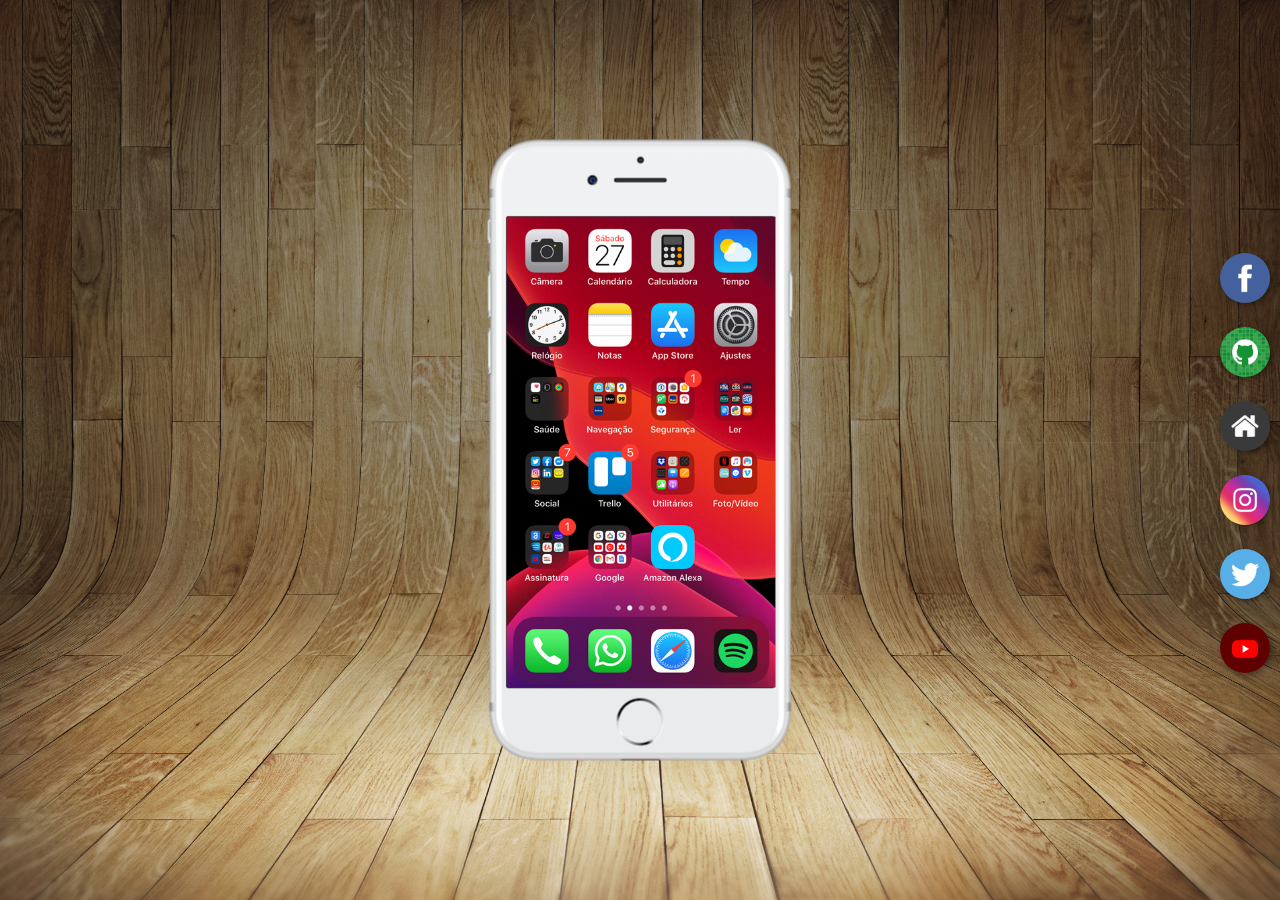
<file: index.html>
<!DOCTYPE html>
<html lang="pt-br">

<head>
    <meta charset="UTF-8">
    <meta http-equiv="X-UA-Compatible" content="IE=edge">
    <meta name="viewport" content="width=device-width, initial-scale=1.0">
    <link rel="shortcut icon" href="favicon.ico" type="image/x-icon">
    <link rel="stylesheet" href="estilos/estilo.css">
    <title>Redes Sociais</title>
</head>

<body>
    <main>
        <section id="telefone">
            <iframe src="home.html" name="tela" id="tela" frameborder="0"></iframe>
        </section>
        <section id="redes-sociais">
            <a href="face.html" target="tela"><img src="imagens/logo-facebook.jpg" alt=""></a><br>
            <a href="github.html" target="tela"><img src="imagens/logo-github.jpg" alt=""></a><br>
            <a href="home.html" target="tela"><img src="imagens/logo-home.jpg" alt=""></a><br>
            <a href="instagram.html" target="tela"><img src="imagens/logo-instagram.jpg" alt=""></a><br>
            <a href="twitter.html" target="tela"><img src="imagens/logo-twitter.jpg" alt=""></a><br>
            <a href="youtube.html" target="tela"><img src="imagens/logo-youtube.jpg" alt=""></a>
        </section>
        
       
    </main>

</body>

</html>
</file>
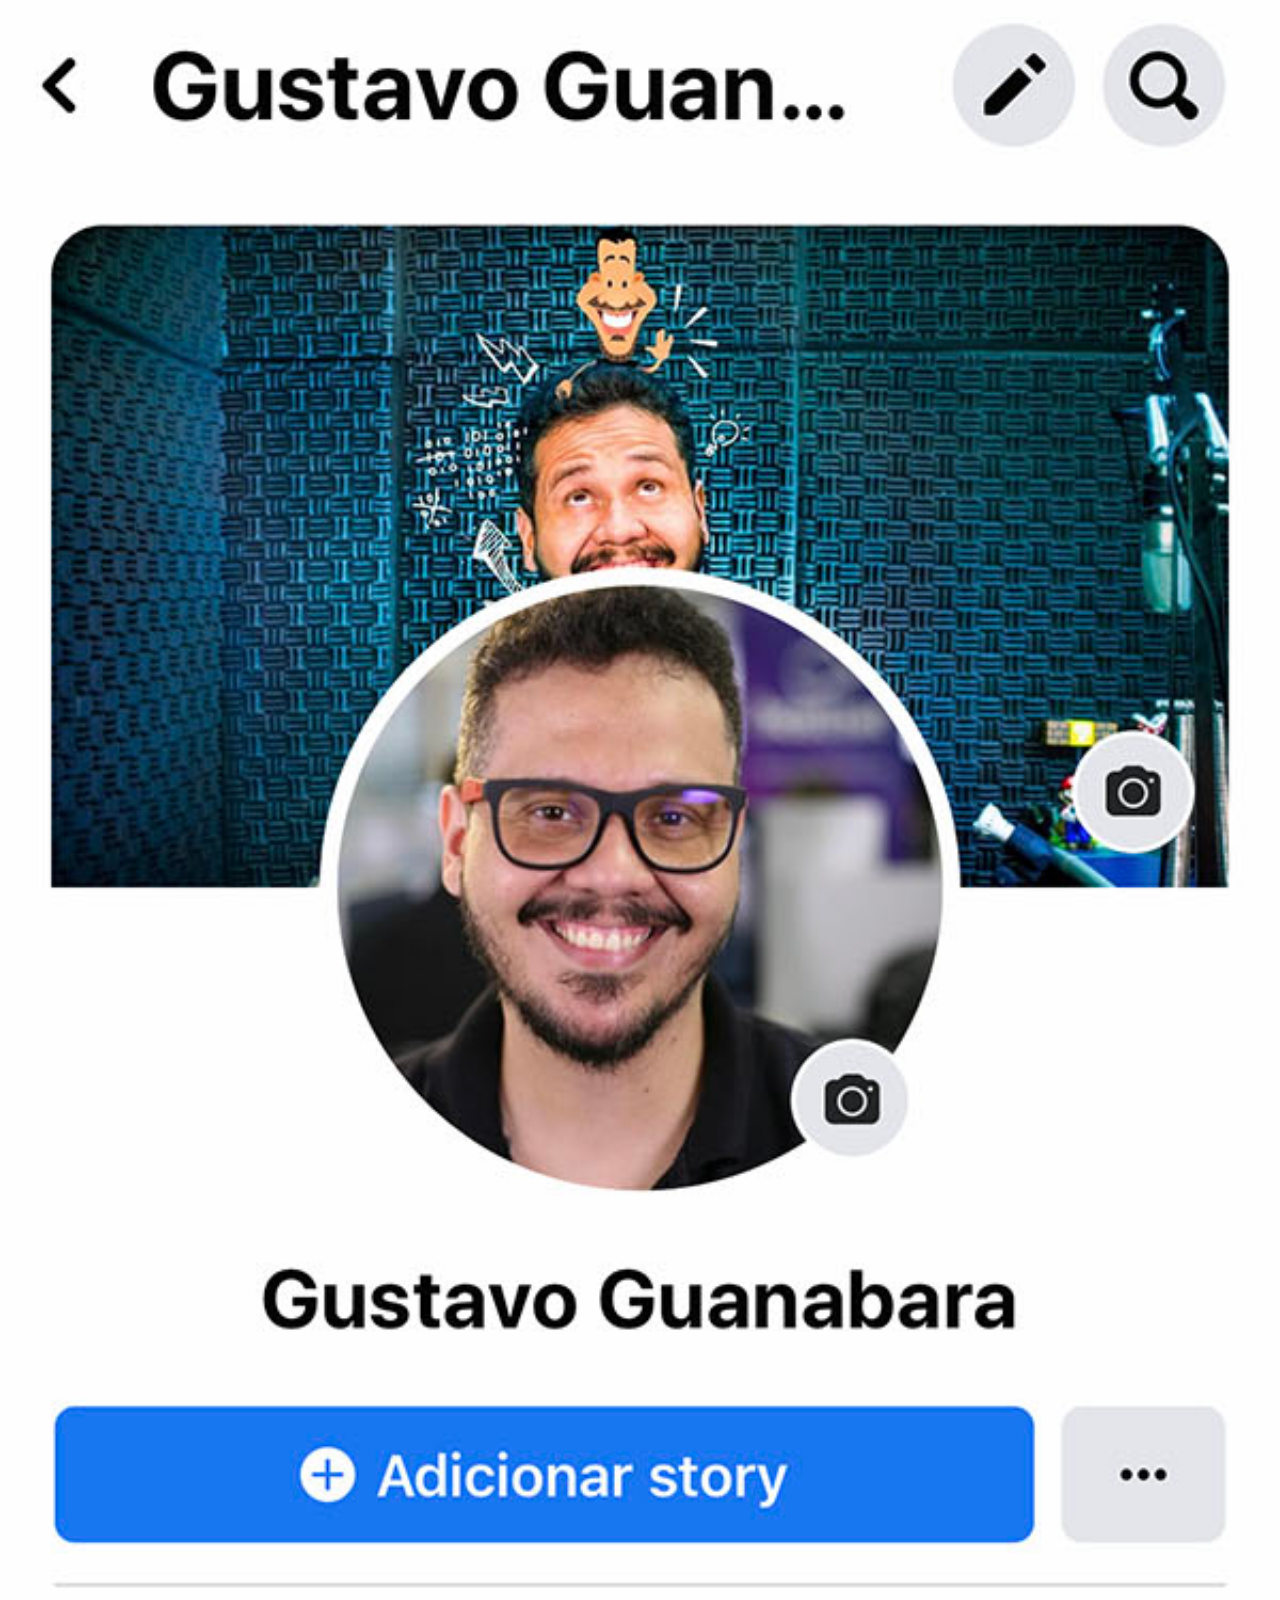
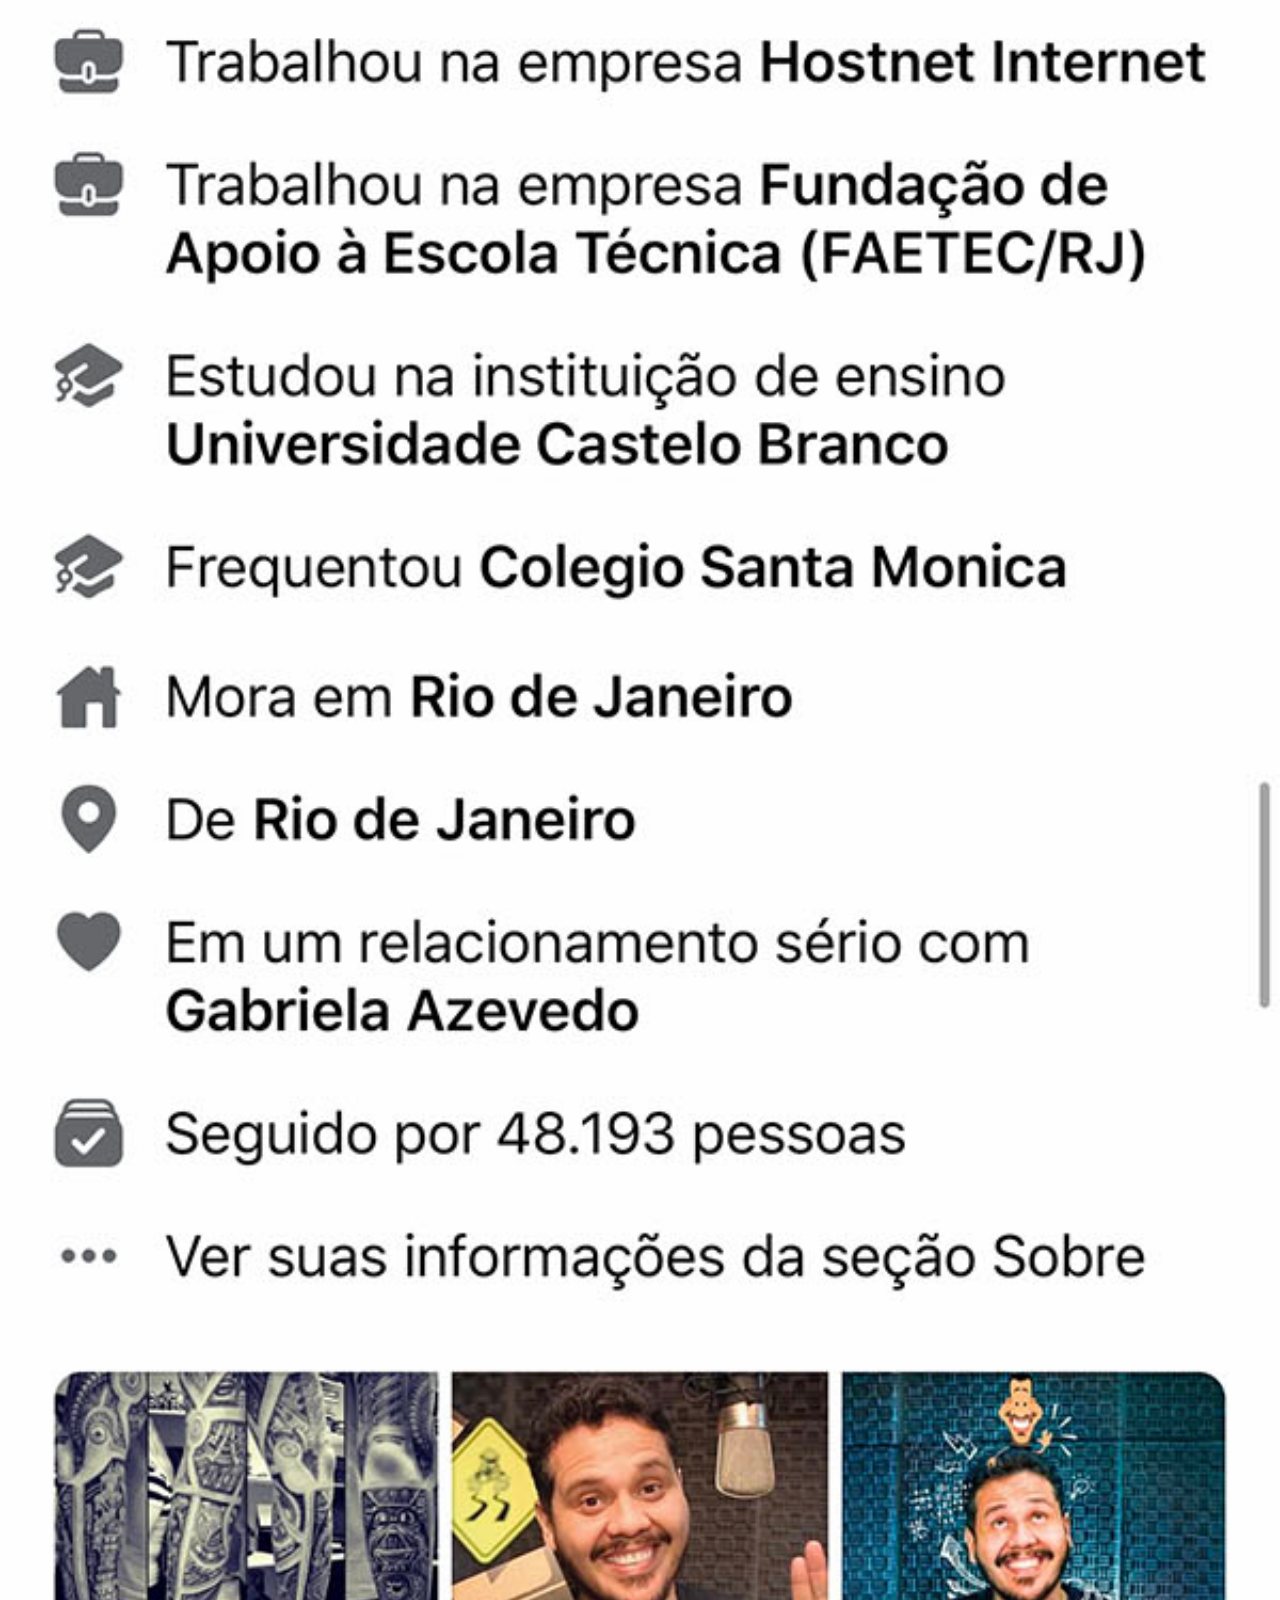
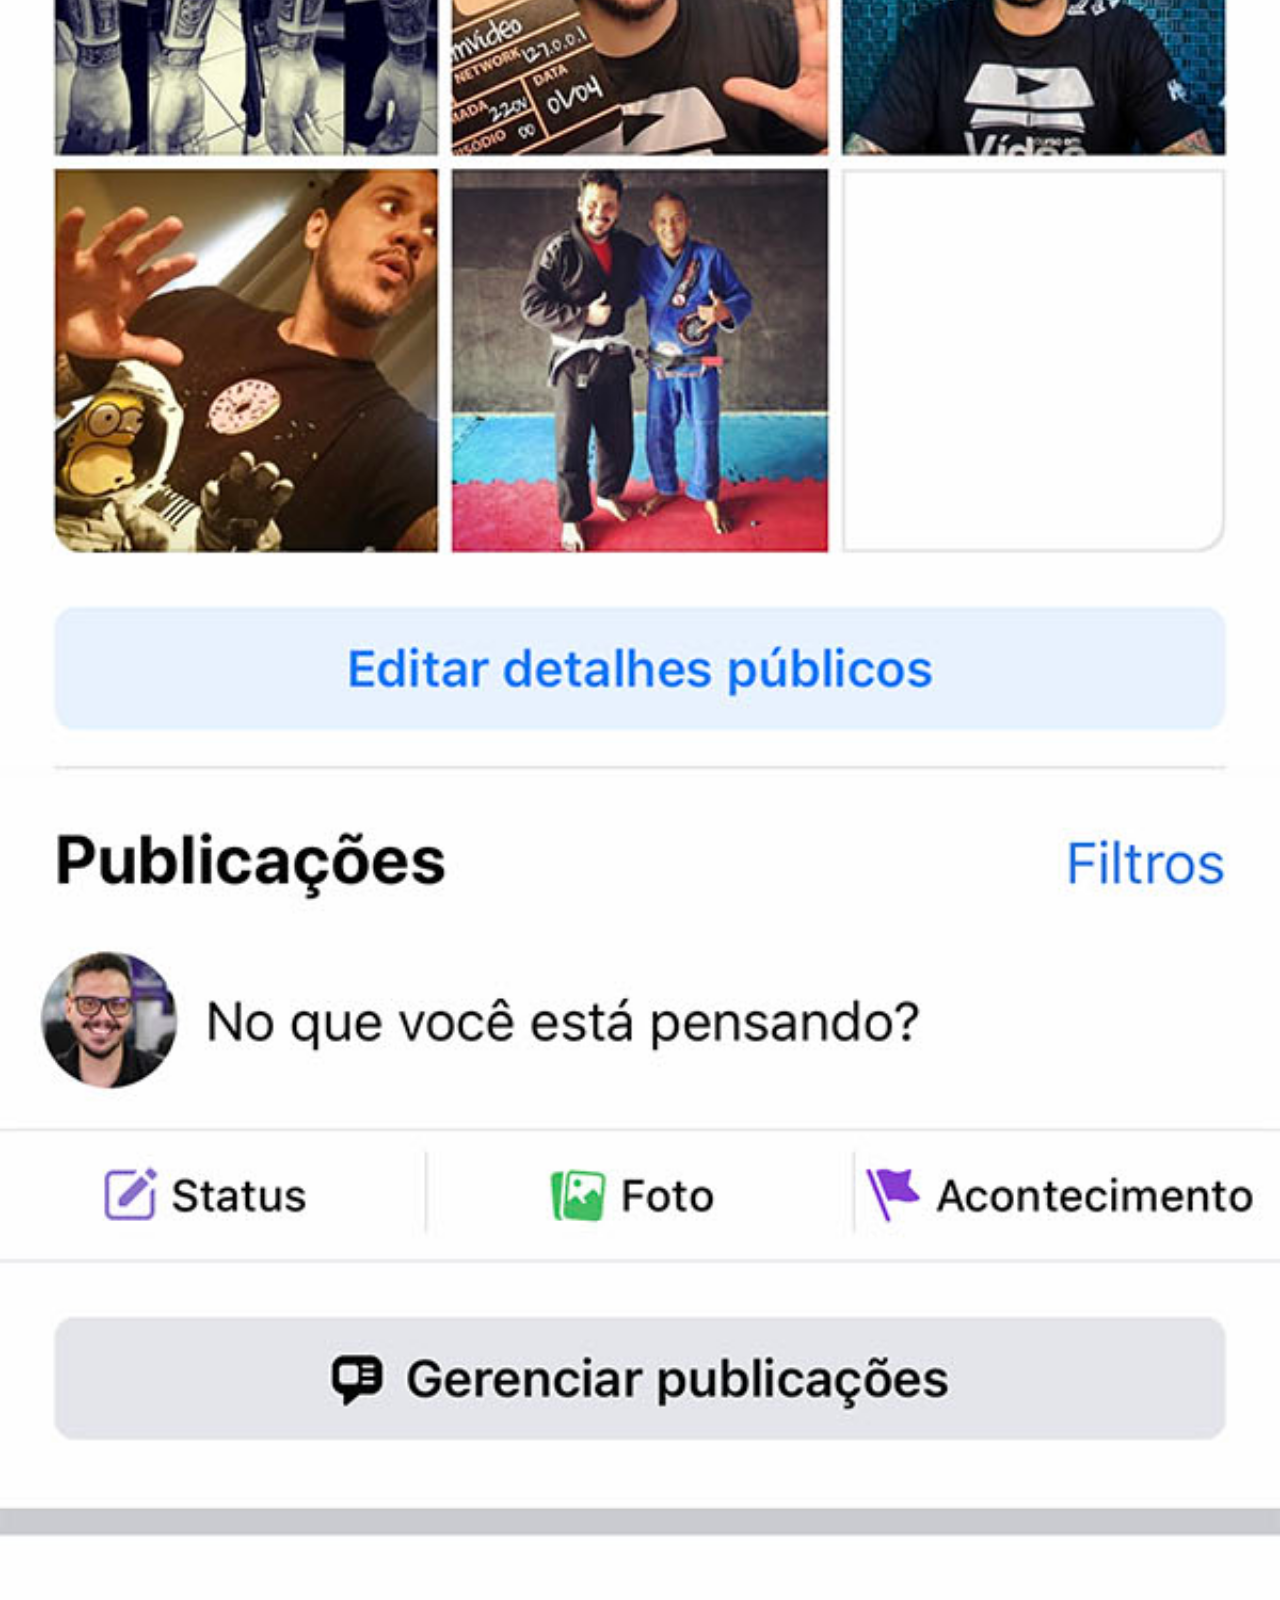
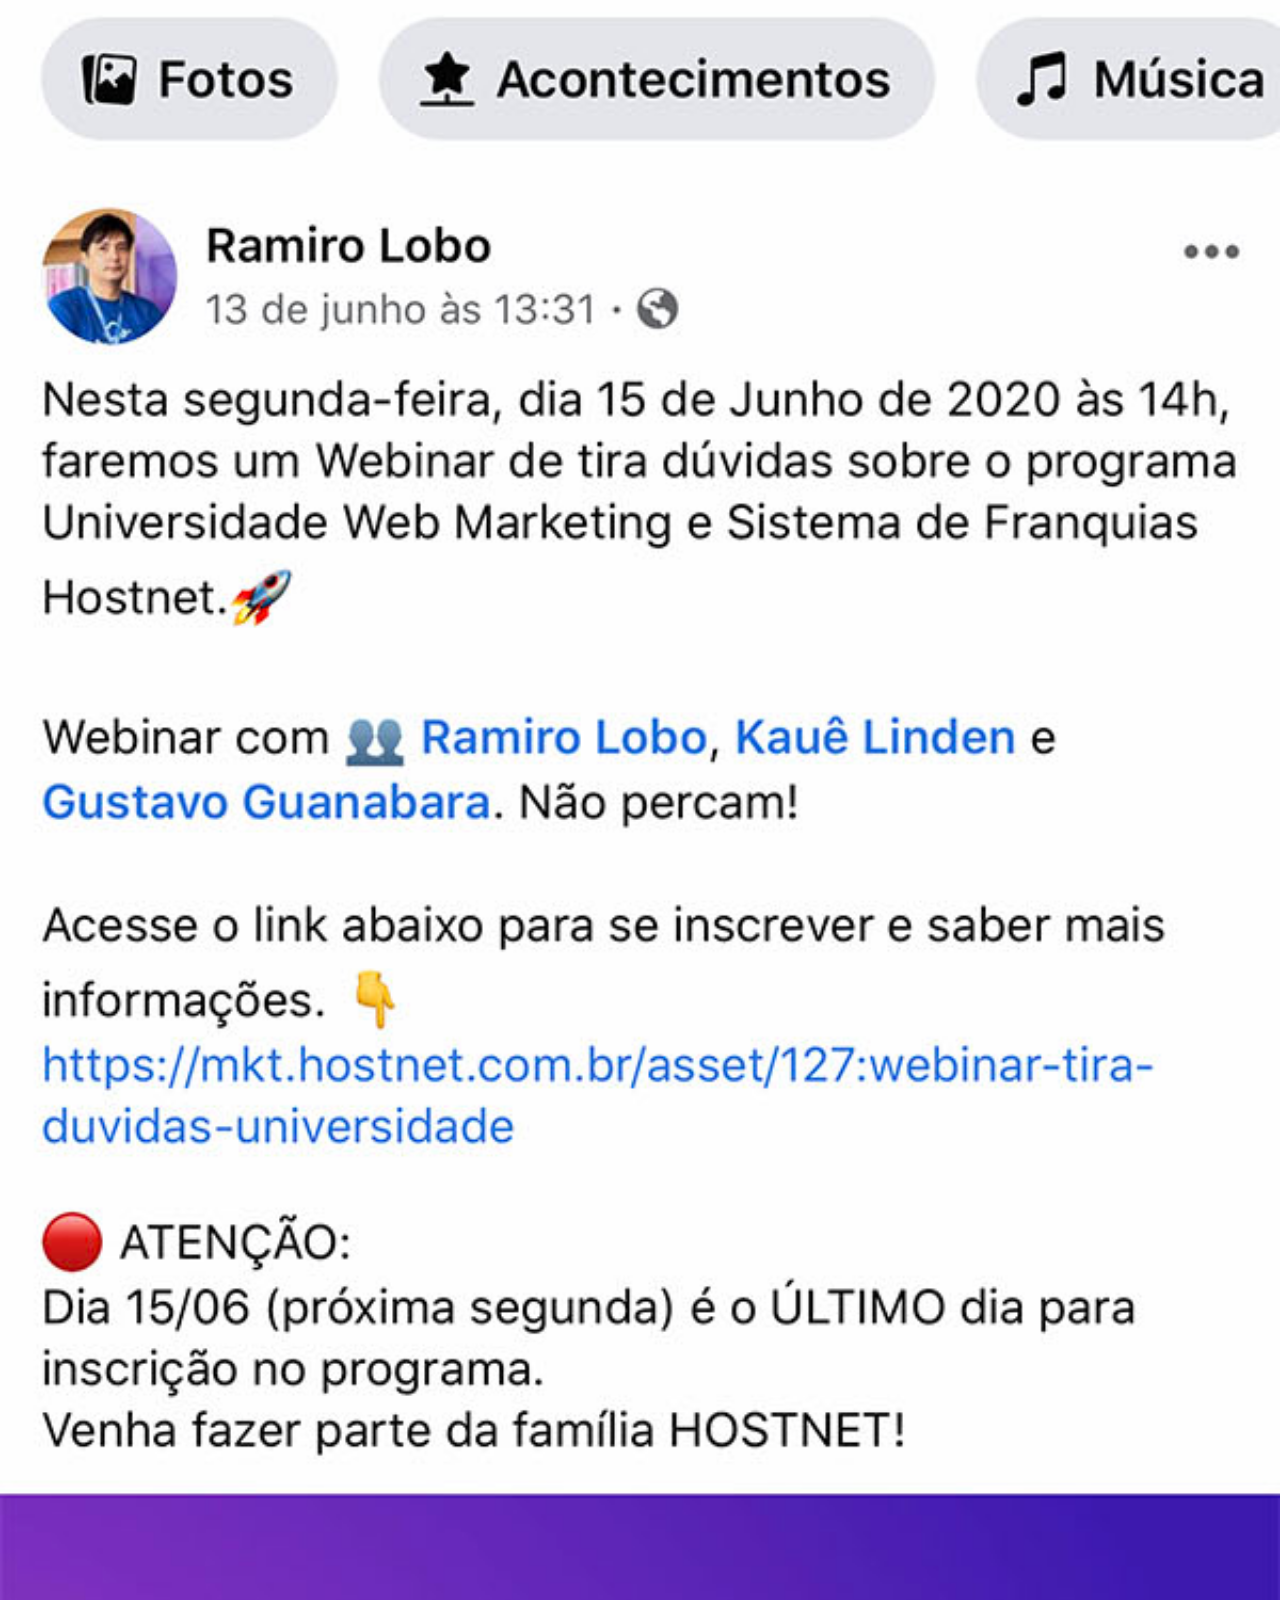
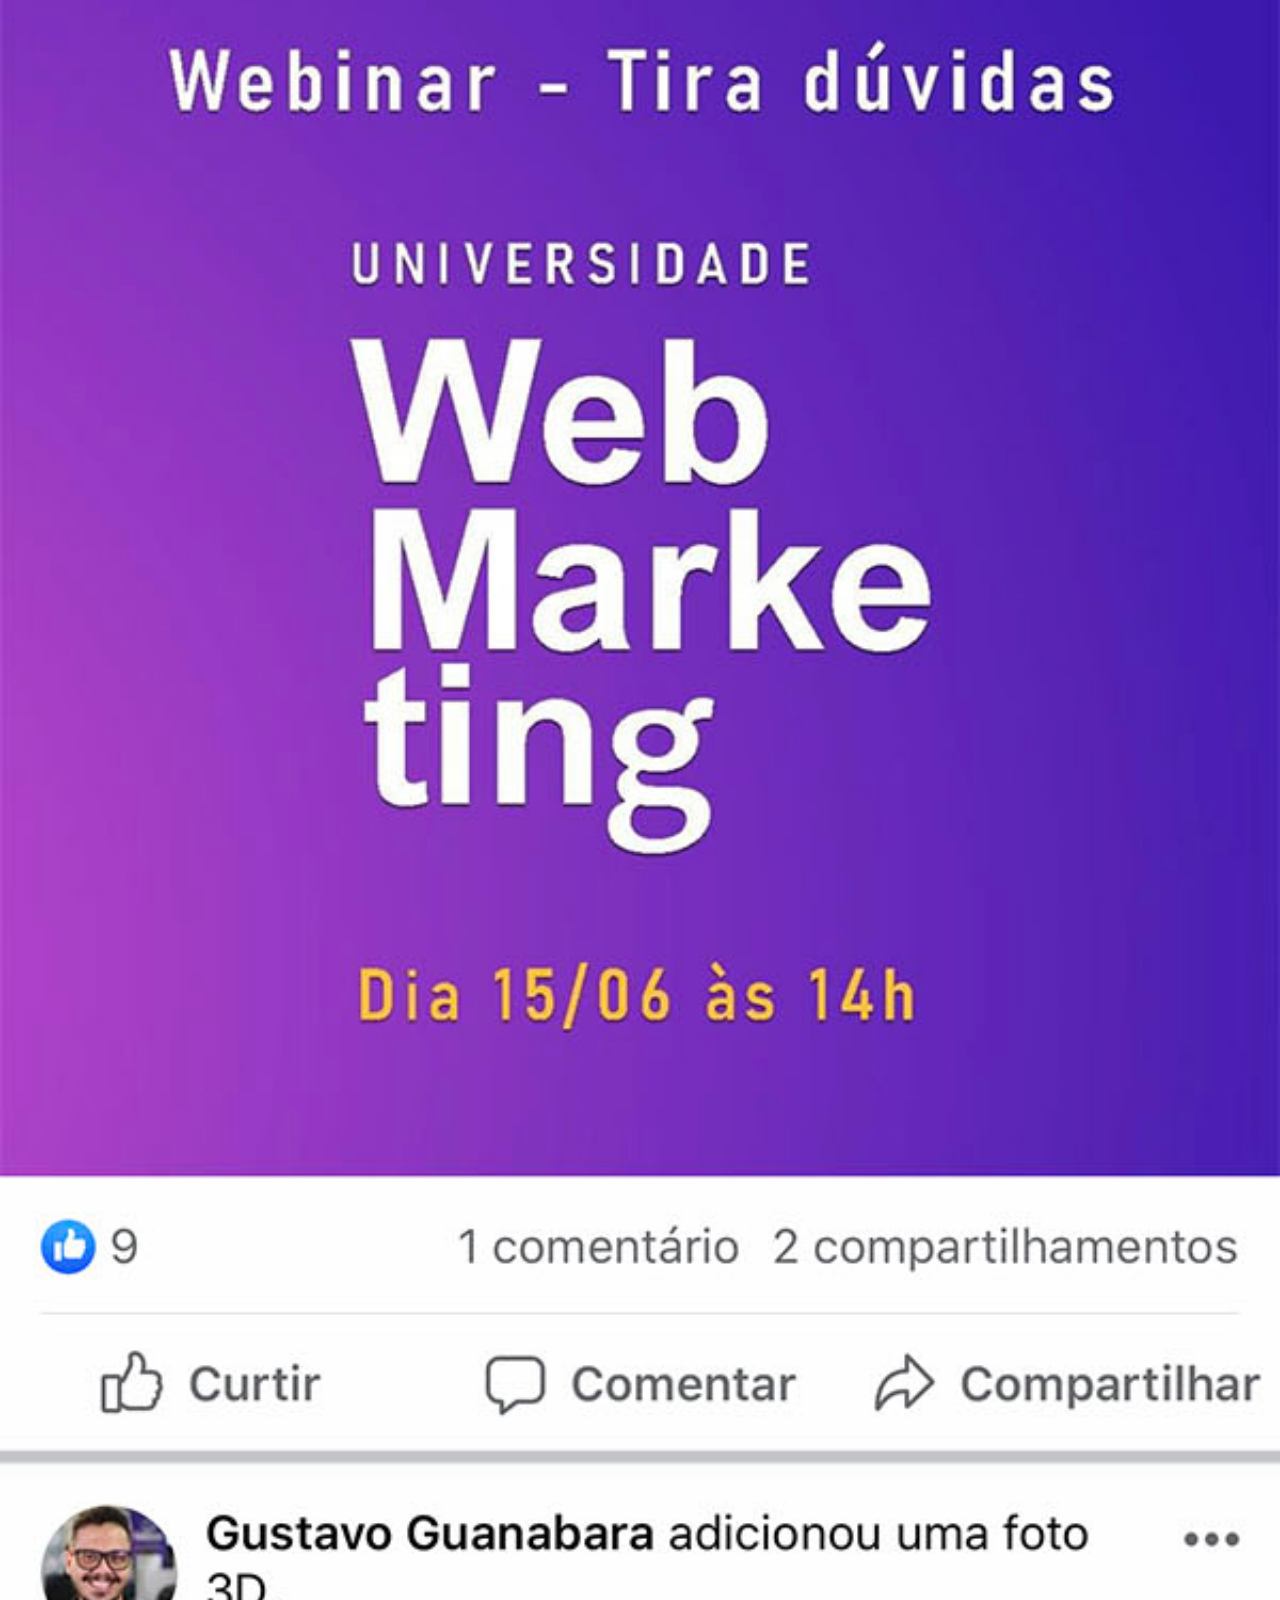
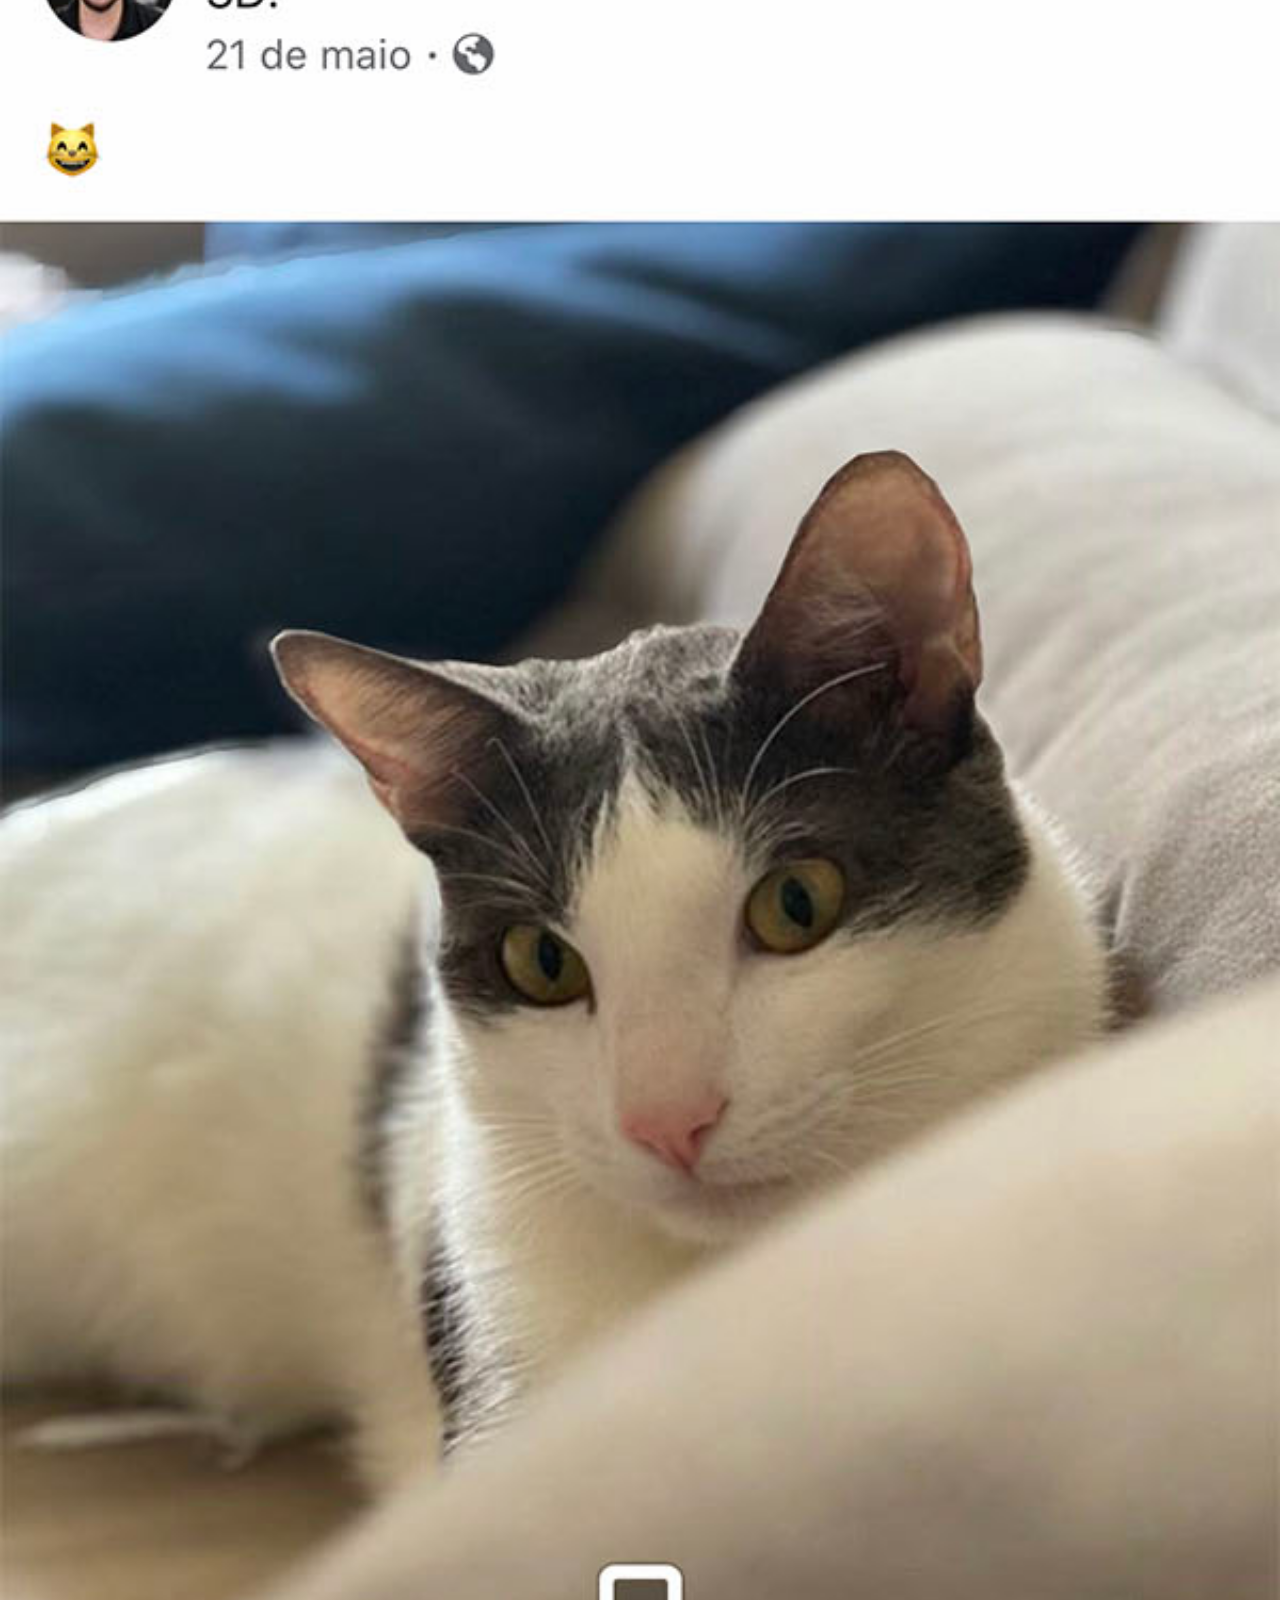
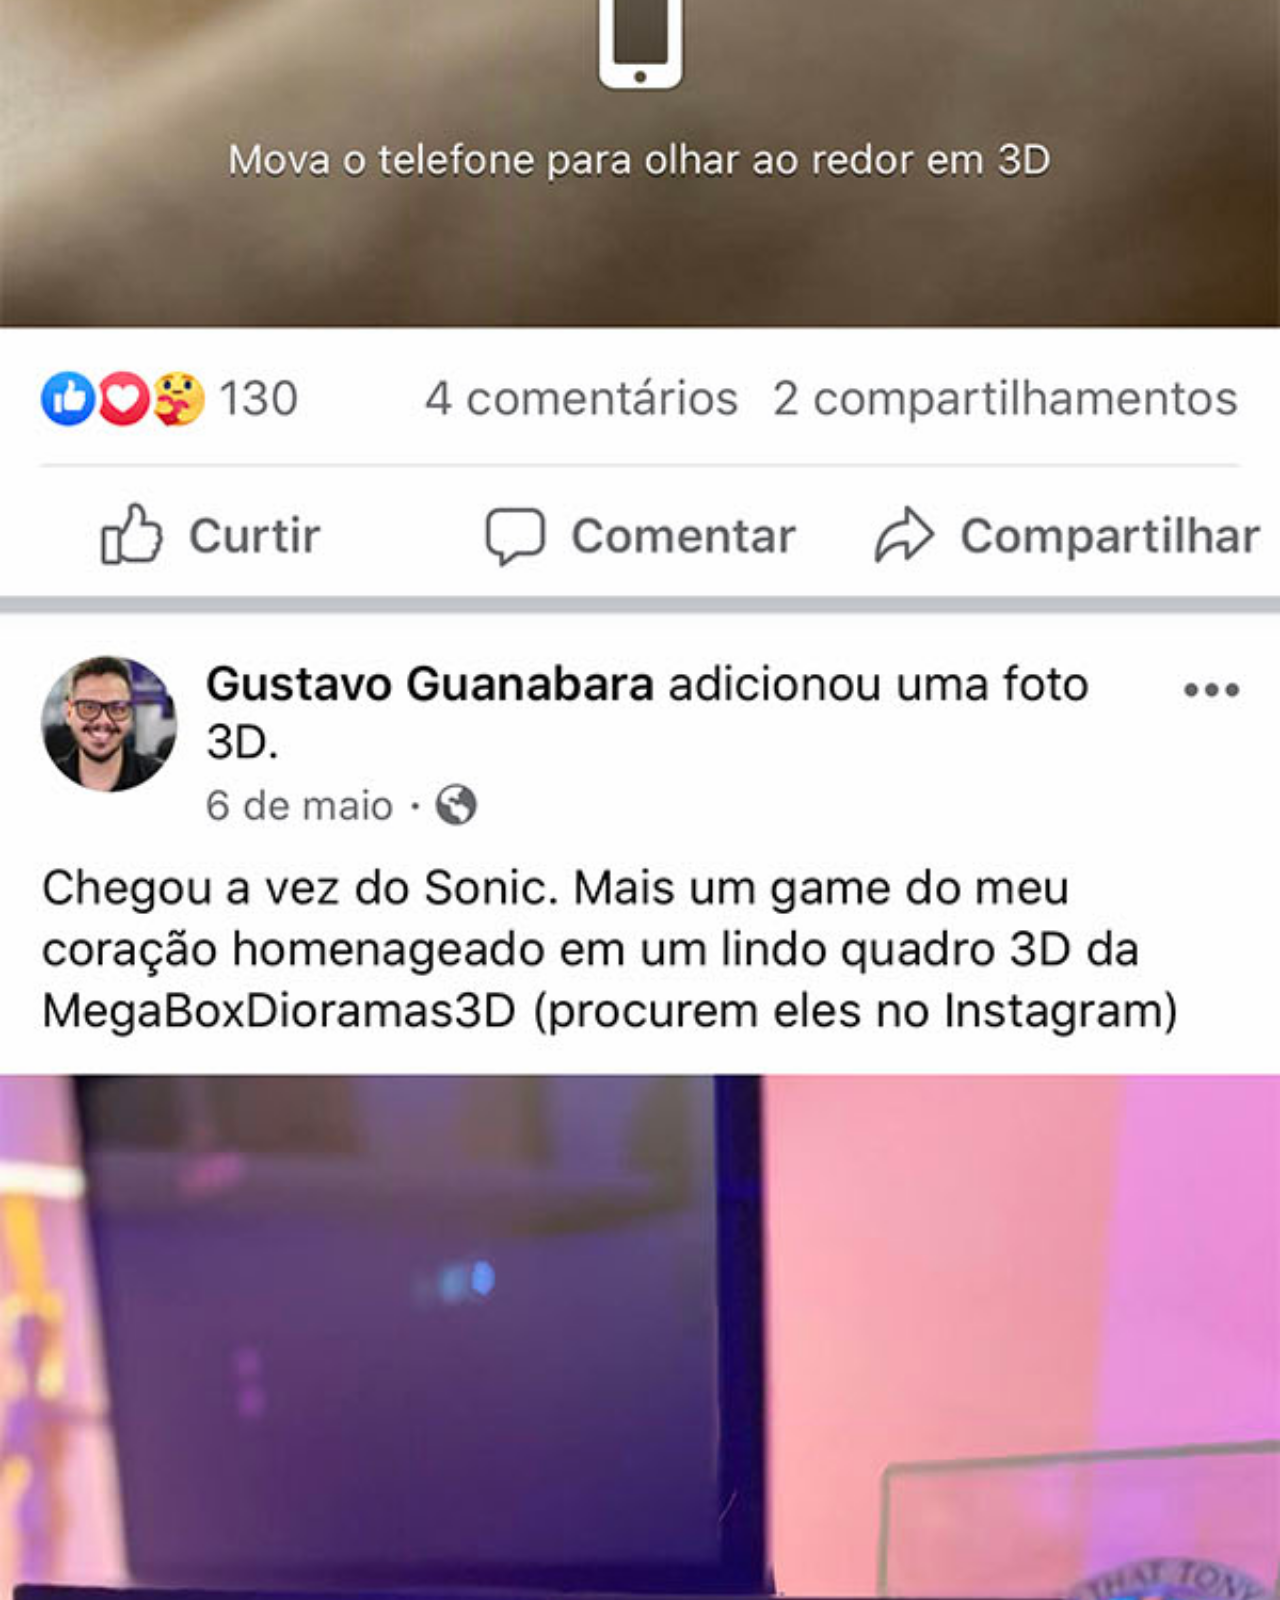
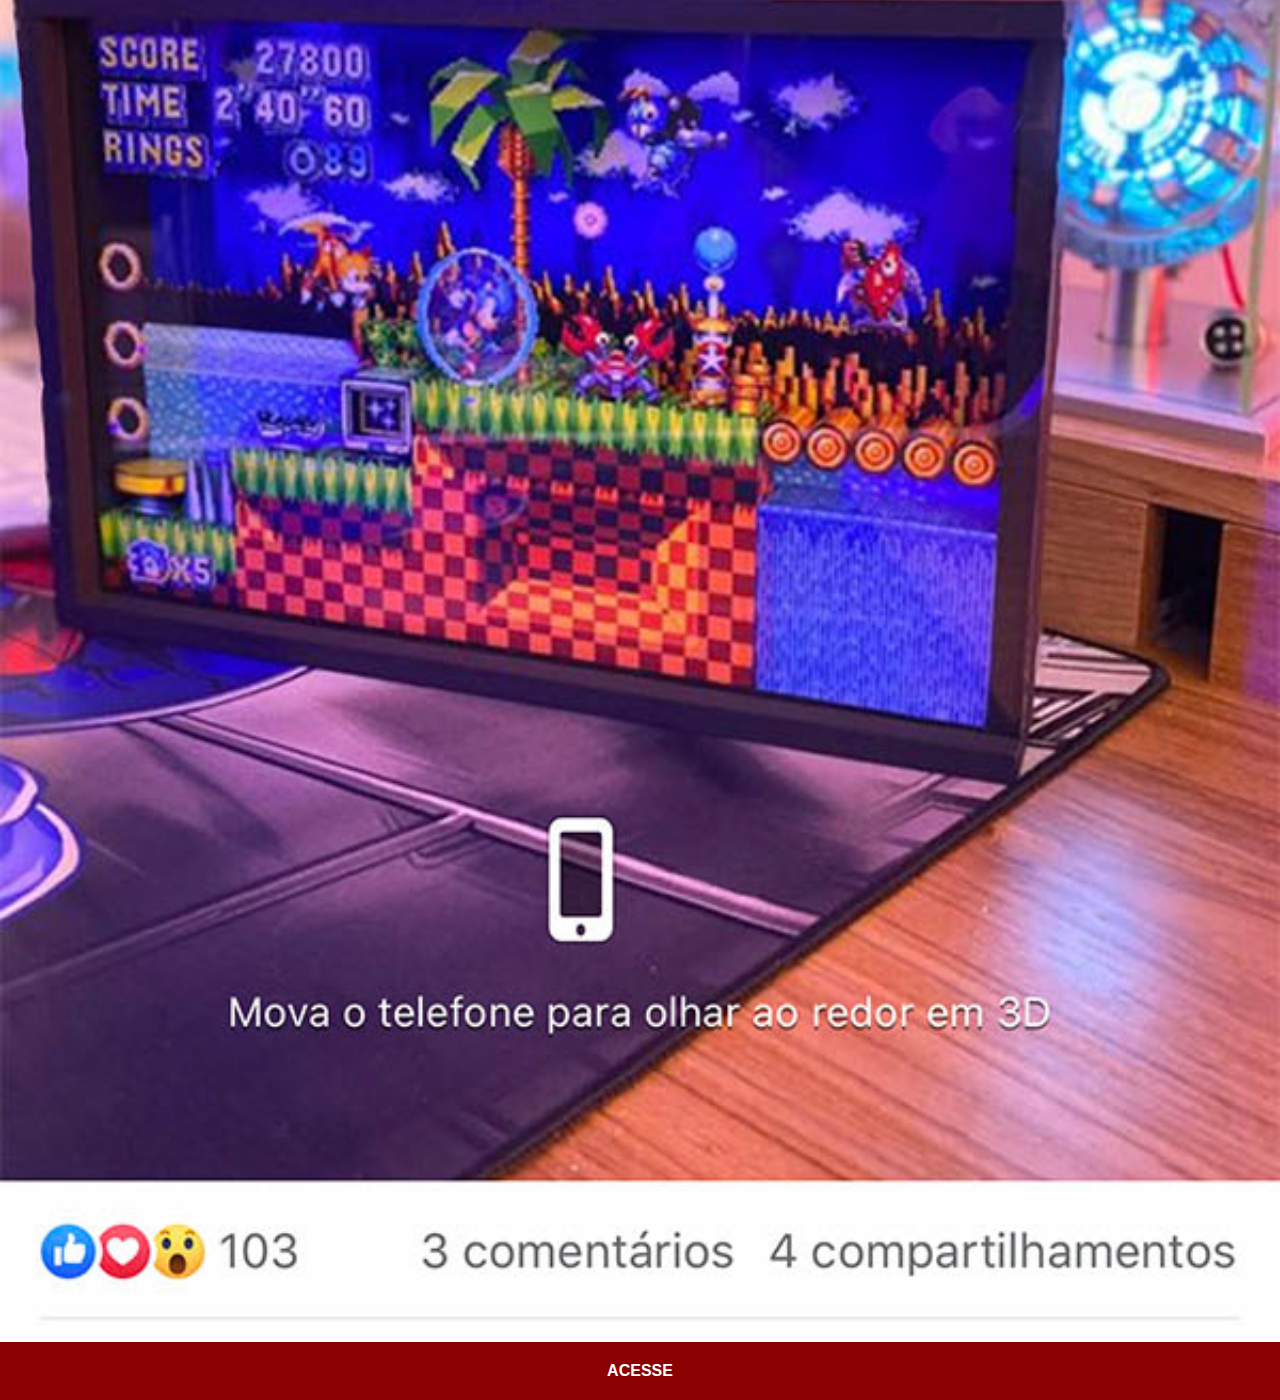
<file: face.html>
<!DOCTYPE html>
<html lang="pt-br">
<head>
    <meta charset="UTF-8">
    <meta http-equiv="X-UA-Compatible" content="IE=edge">
    <meta name="viewport" content="width=device-width, initial-scale=1.0">
    <link rel="stylesheet" href="estilos/social.css">
    <title>Facebook</title>
</head>
<body>
    <img src="imagens/tela-facebook.jpg" alt="">
    <a href="#" target="_blank">ACESSE</a>
</body>
</html>
</file>
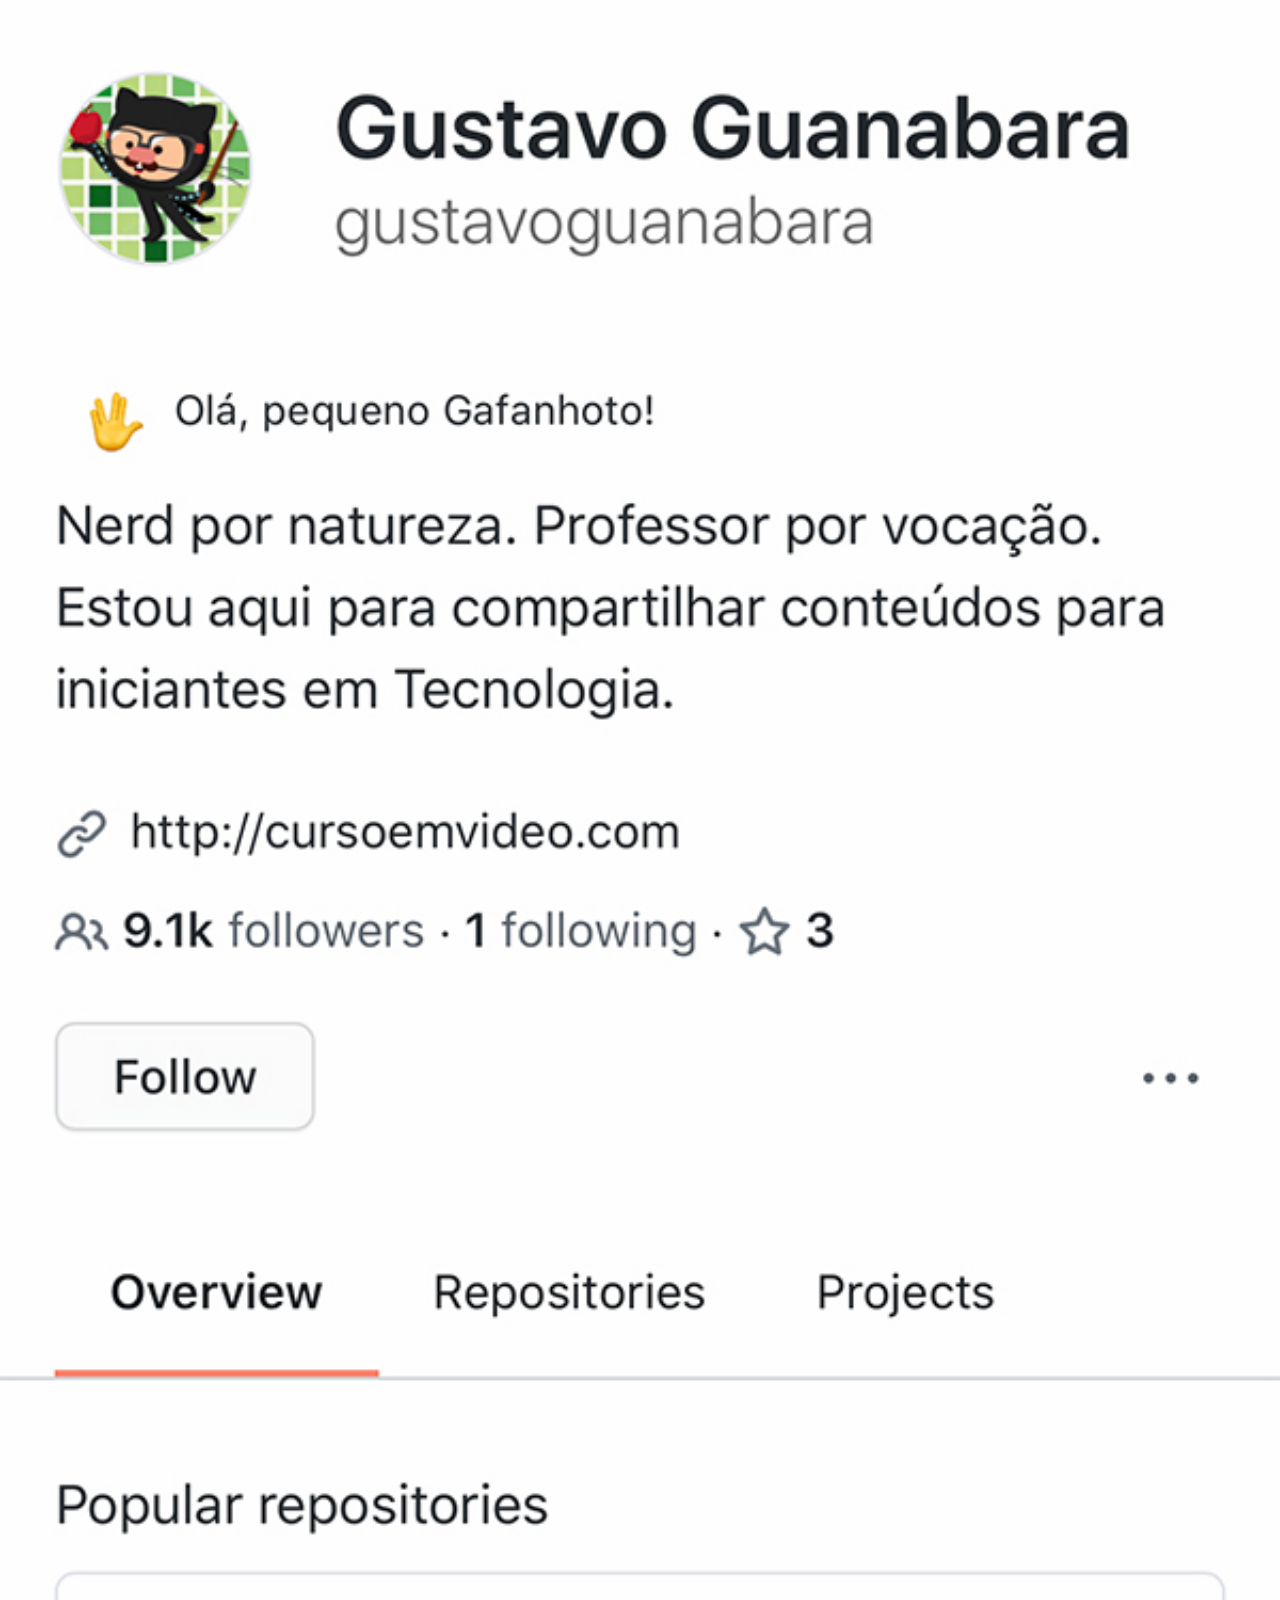
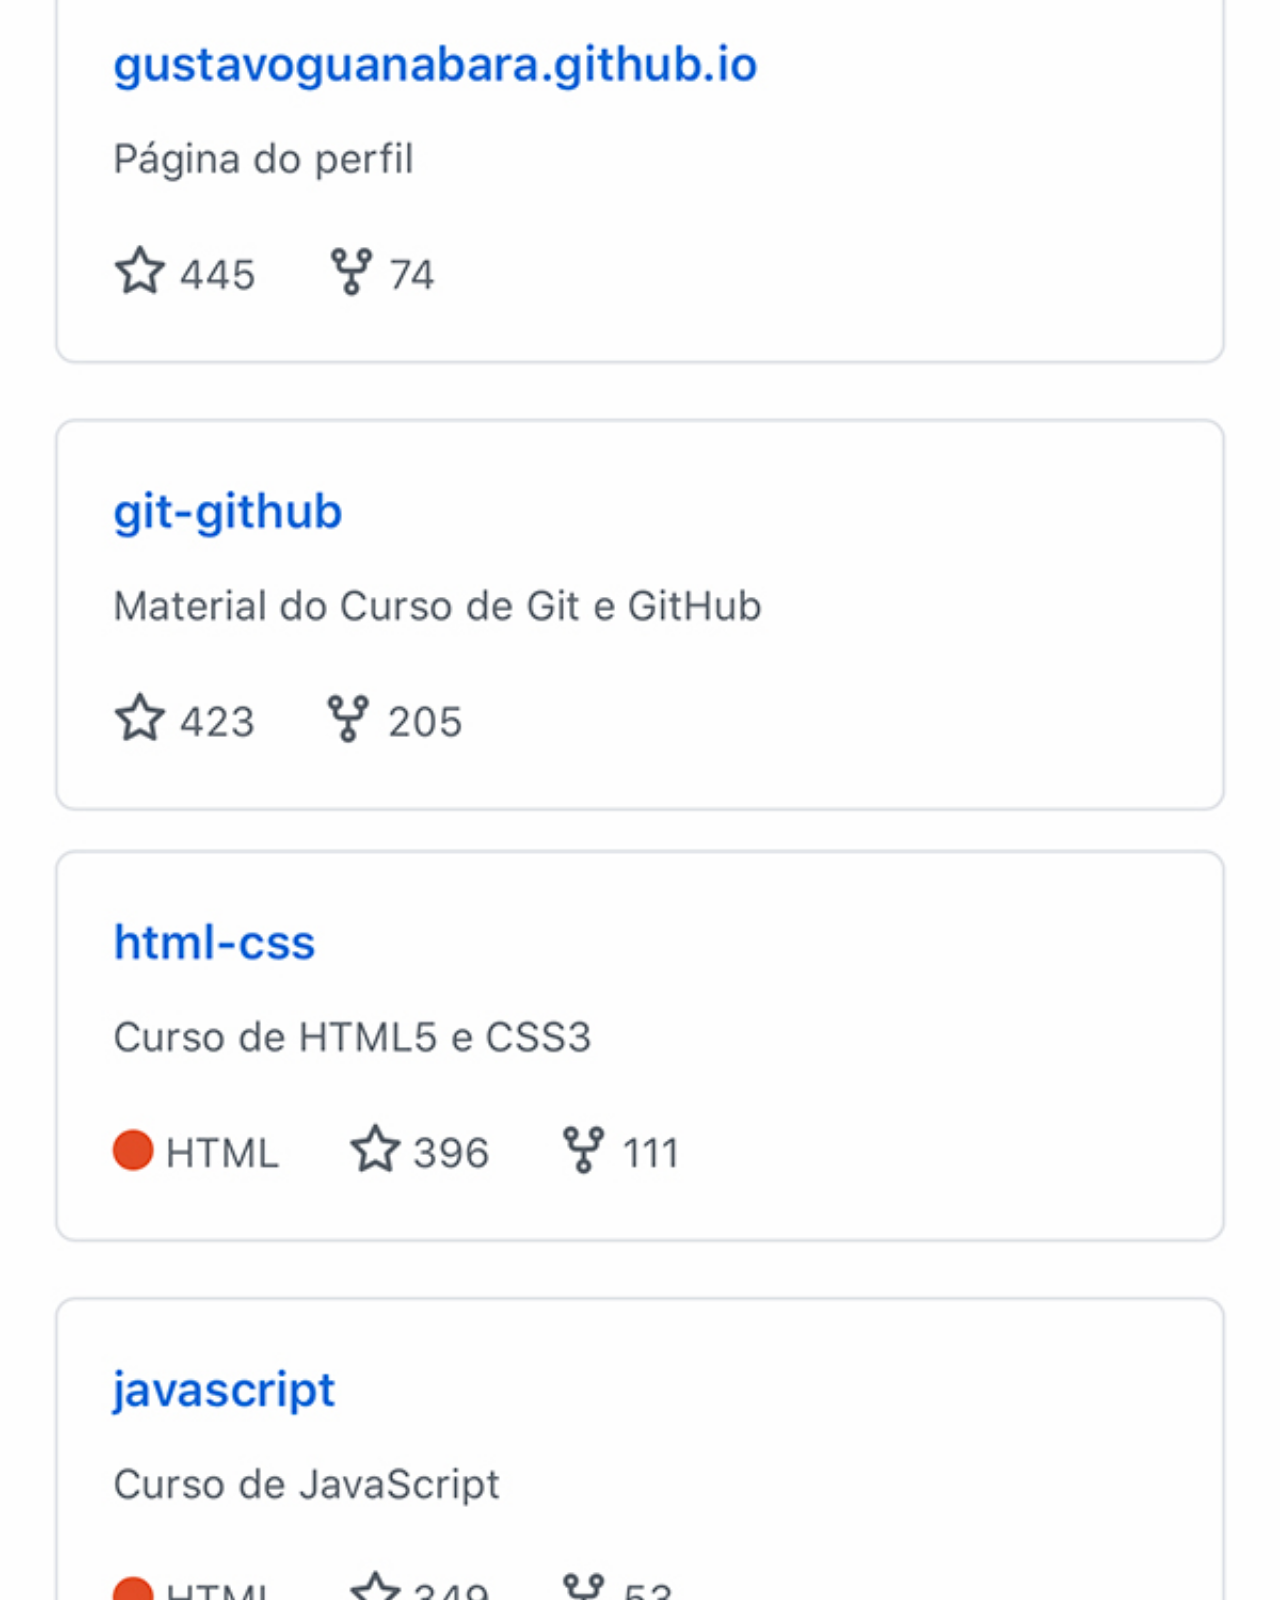
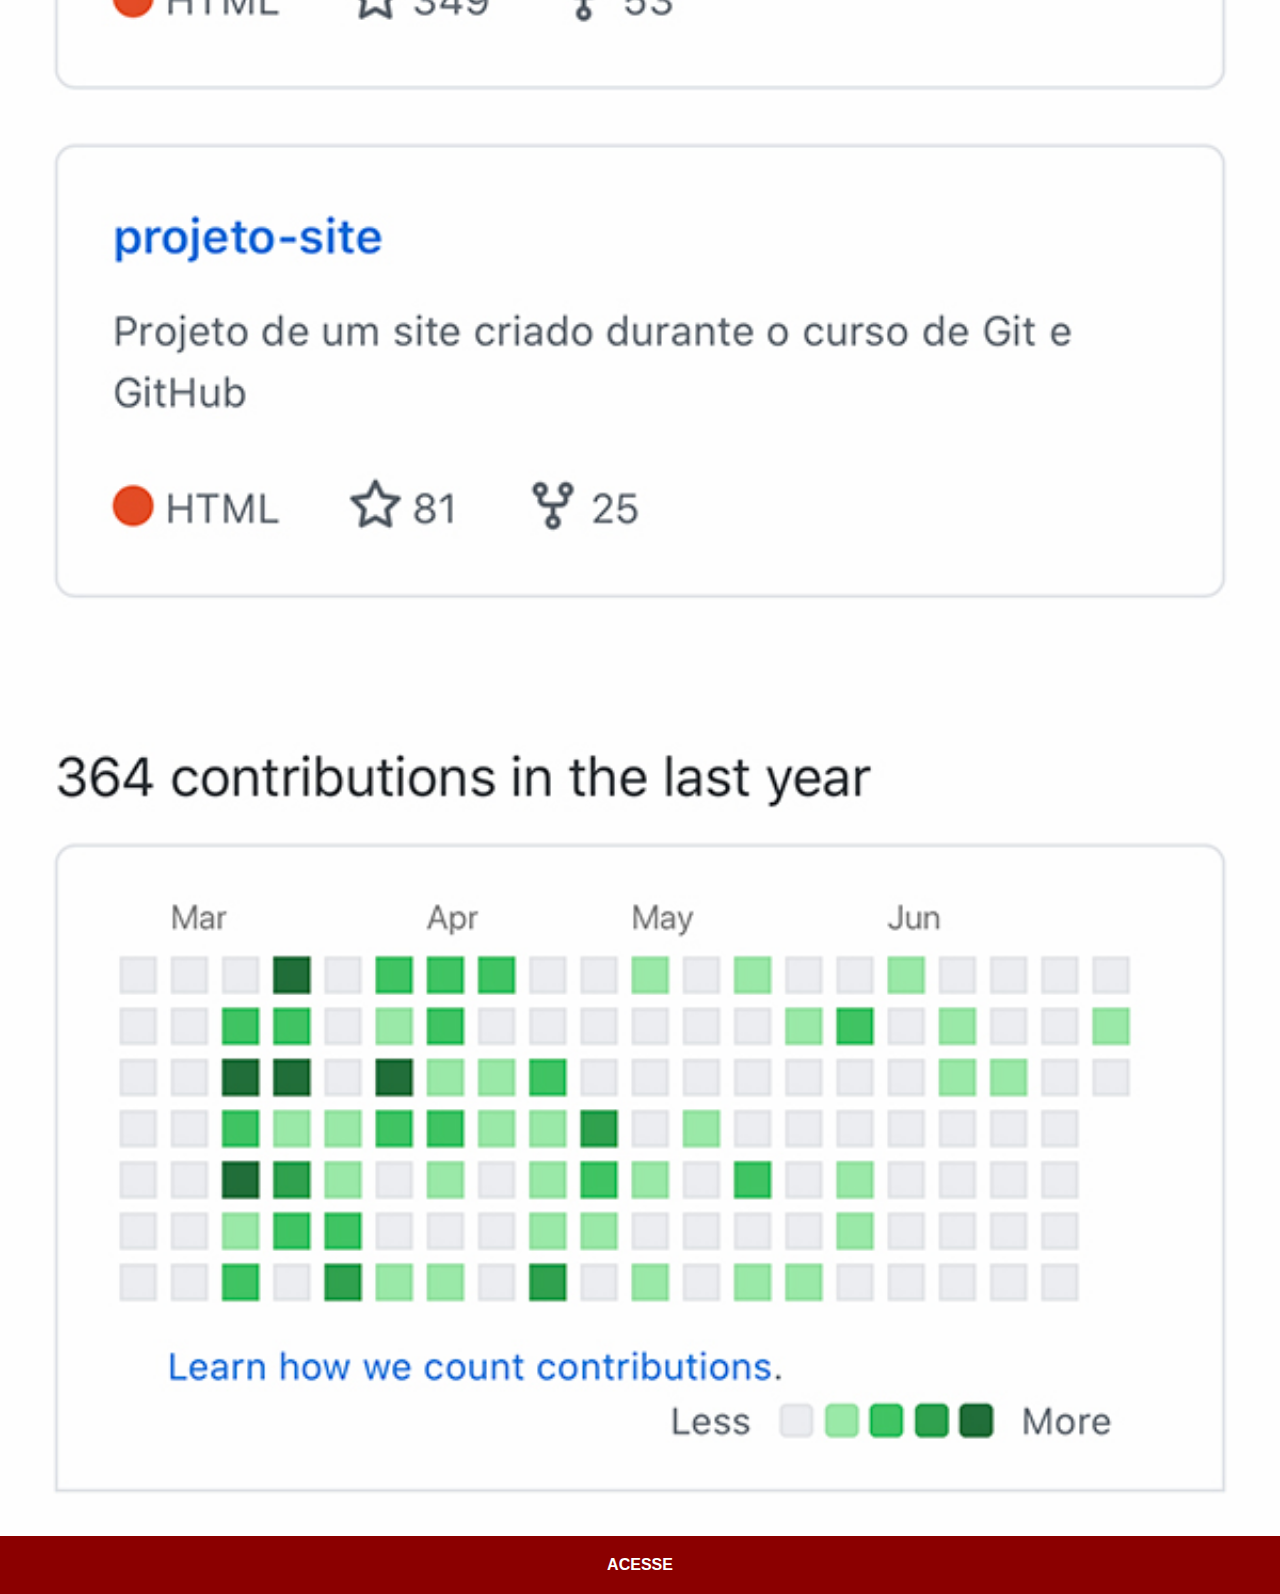
<file: github.html>
<!DOCTYPE html>
<html lang="pt-br">
<head>
    <meta charset="UTF-8">
    <meta http-equiv="X-UA-Compatible" content="IE=edge">
    <meta name="viewport" content="width=device-width, initial-scale=1.0">
    <title>Github</title>
    <link rel="stylesheet" href="estilos/social.css">
   
</head>
<body>
    <img src="imagens/tela-github.jpg" alt="">
    <a href="#" target="_blank">ACESSE</a>
</body>
</html>
</file>
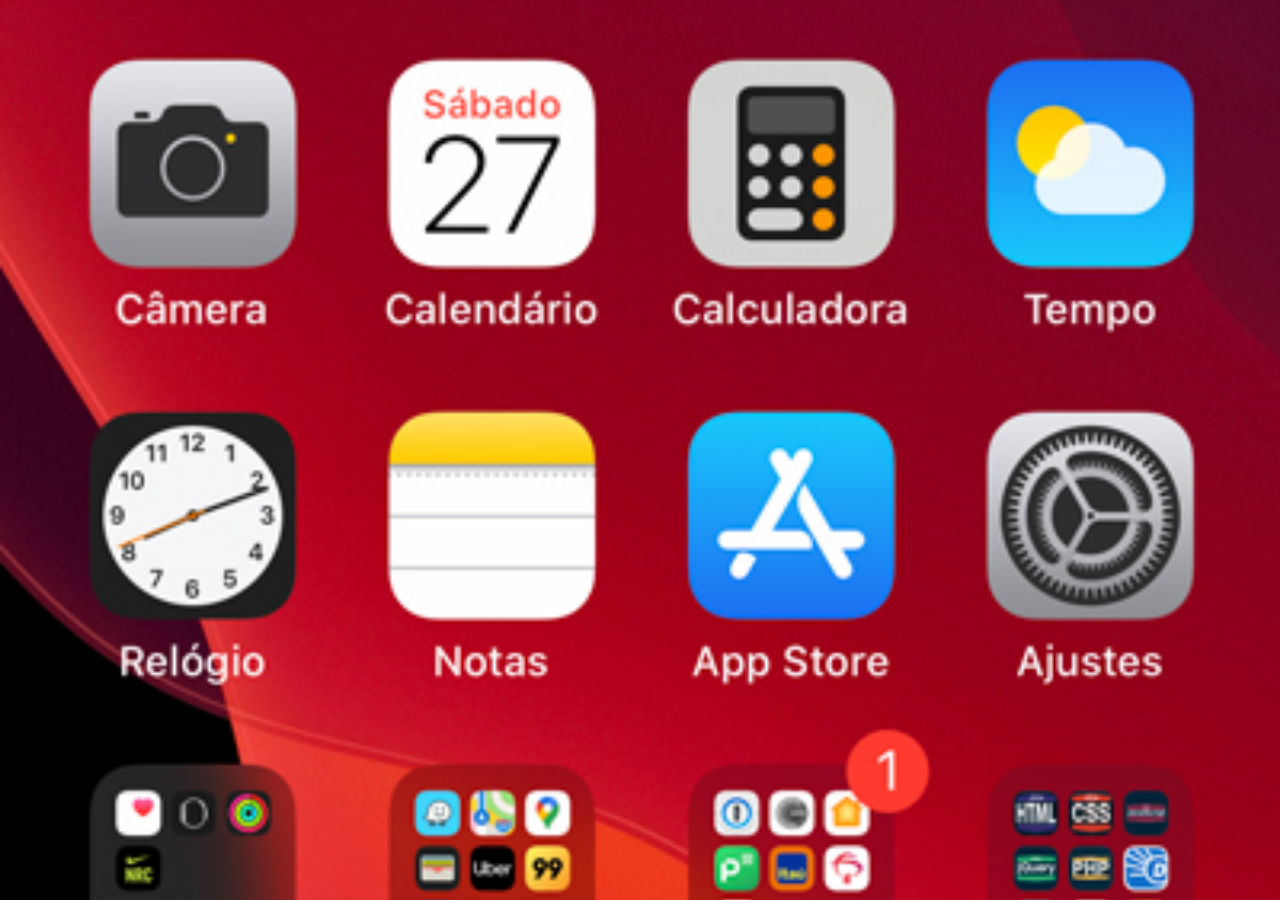
<file: home.html>
<!DOCTYPE html>
<html lang="pt-br">

<head>
    <meta charset="UTF-8">
    <meta http-equiv="X-UA-Compatible" content="IE=edge">
    <meta name="viewport" content="width=device-width, initial-scale=1.0">
    <title>home</title>
    <style>
        * {
            margin: 0px;
            padding: 0px;
            
        }
        body {
            width: 100vw;
            height: 100vh;
            background: black url(imagens/tela-home.jpg) no-repeat top center;
            background-size: cover;
        }
    </style>
</head>

<body>
    
</body>

</html>
</file>
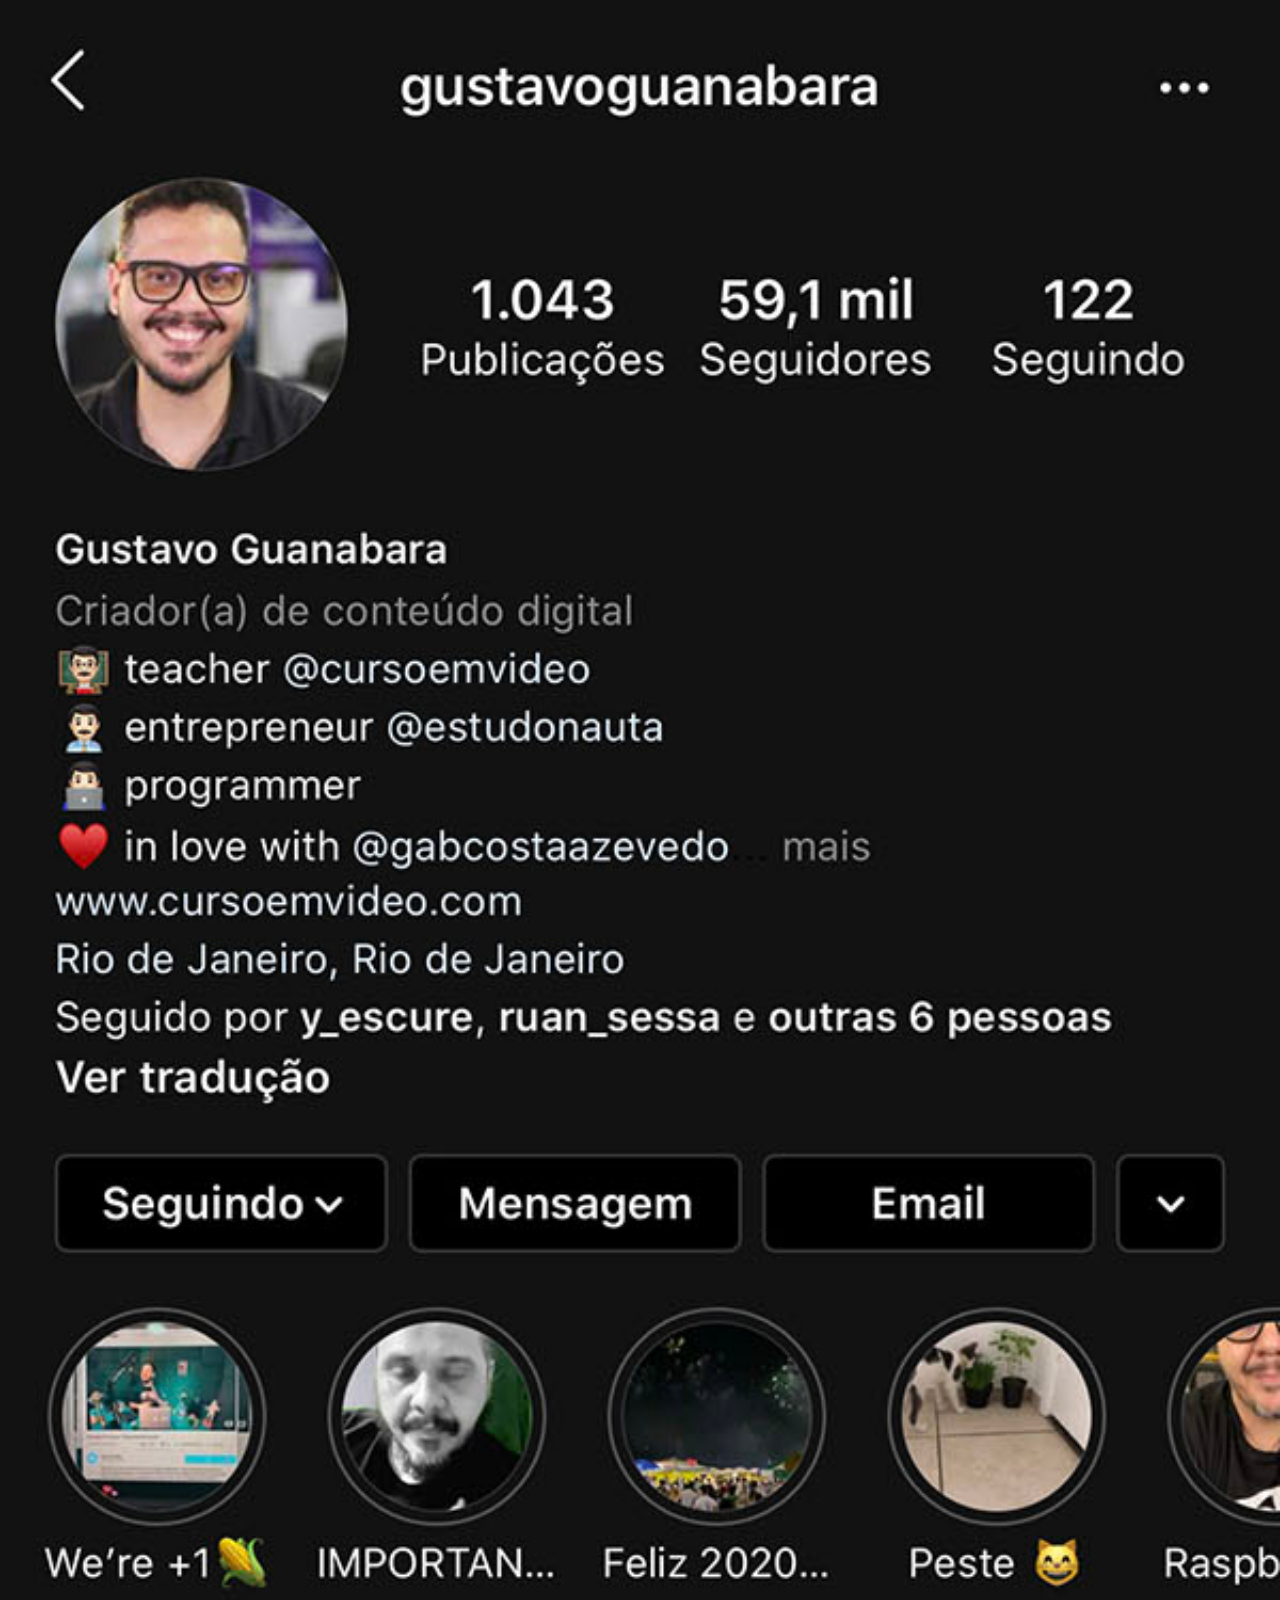
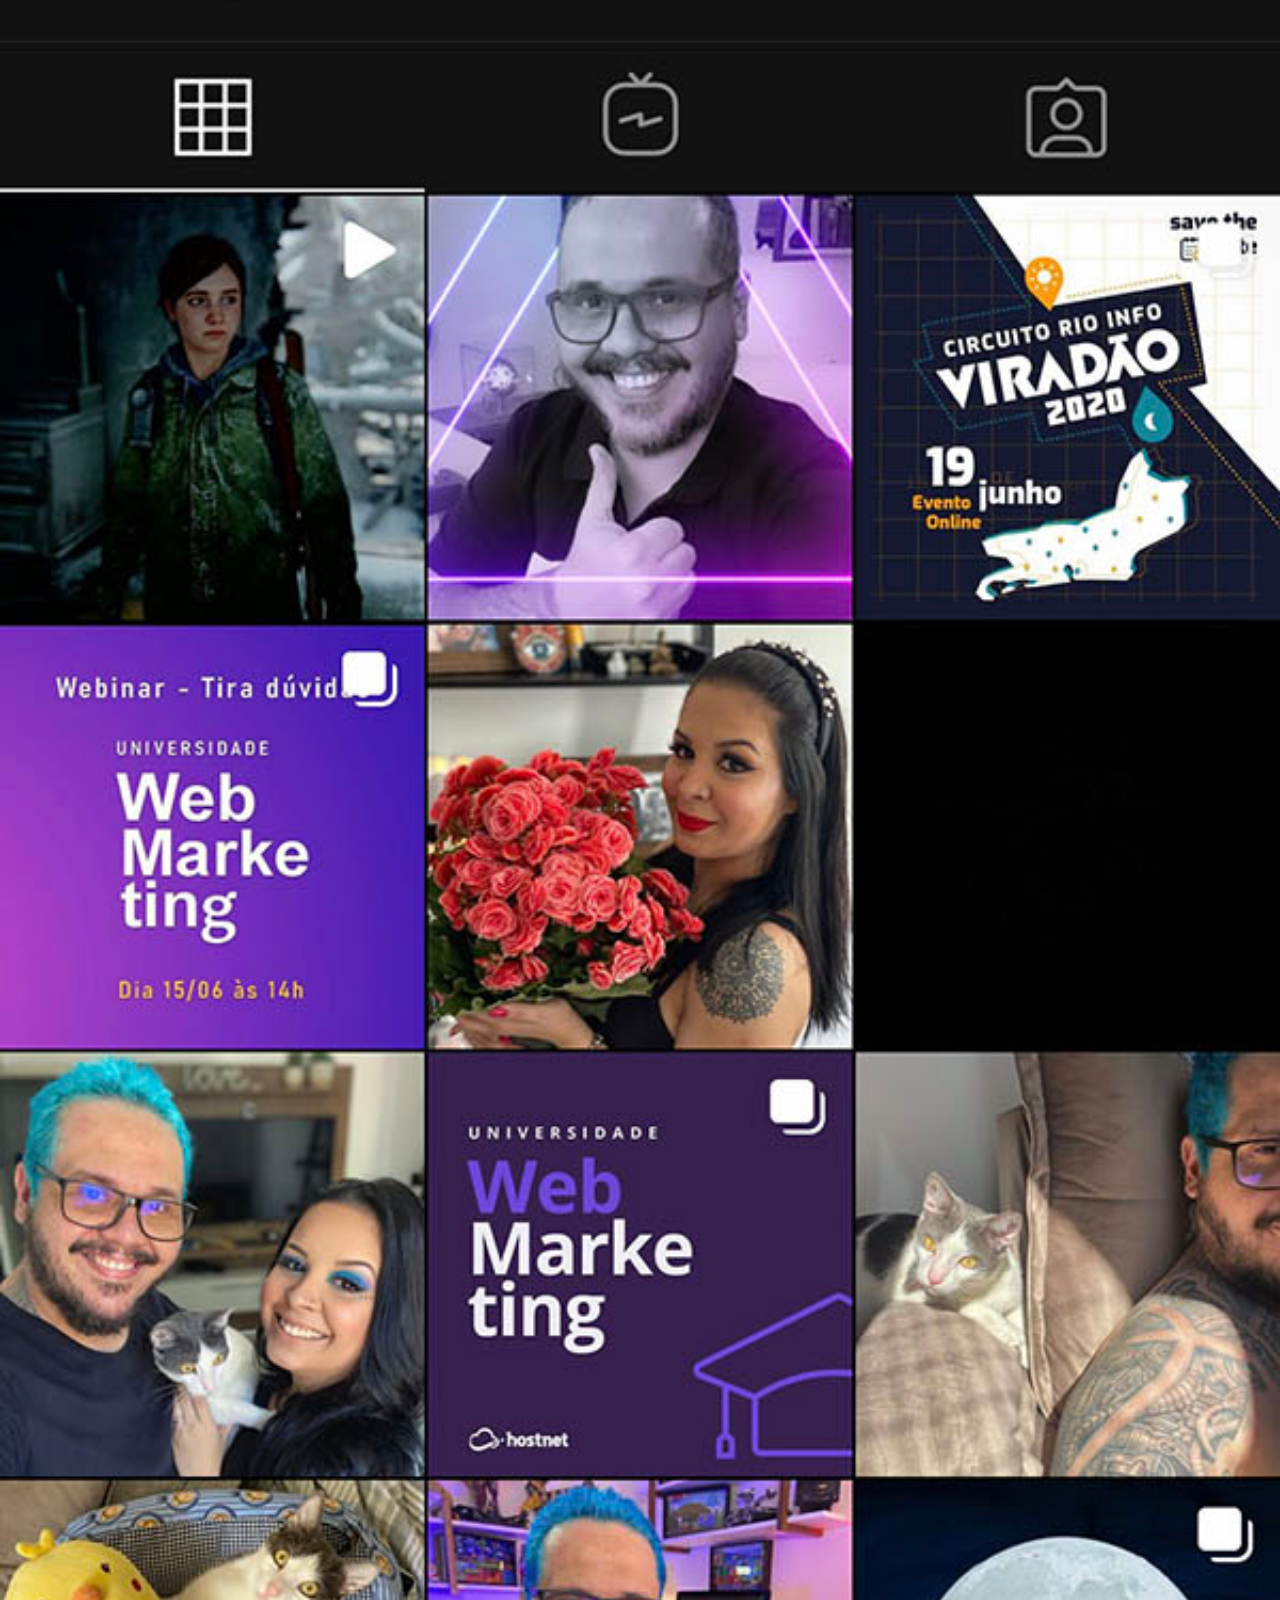
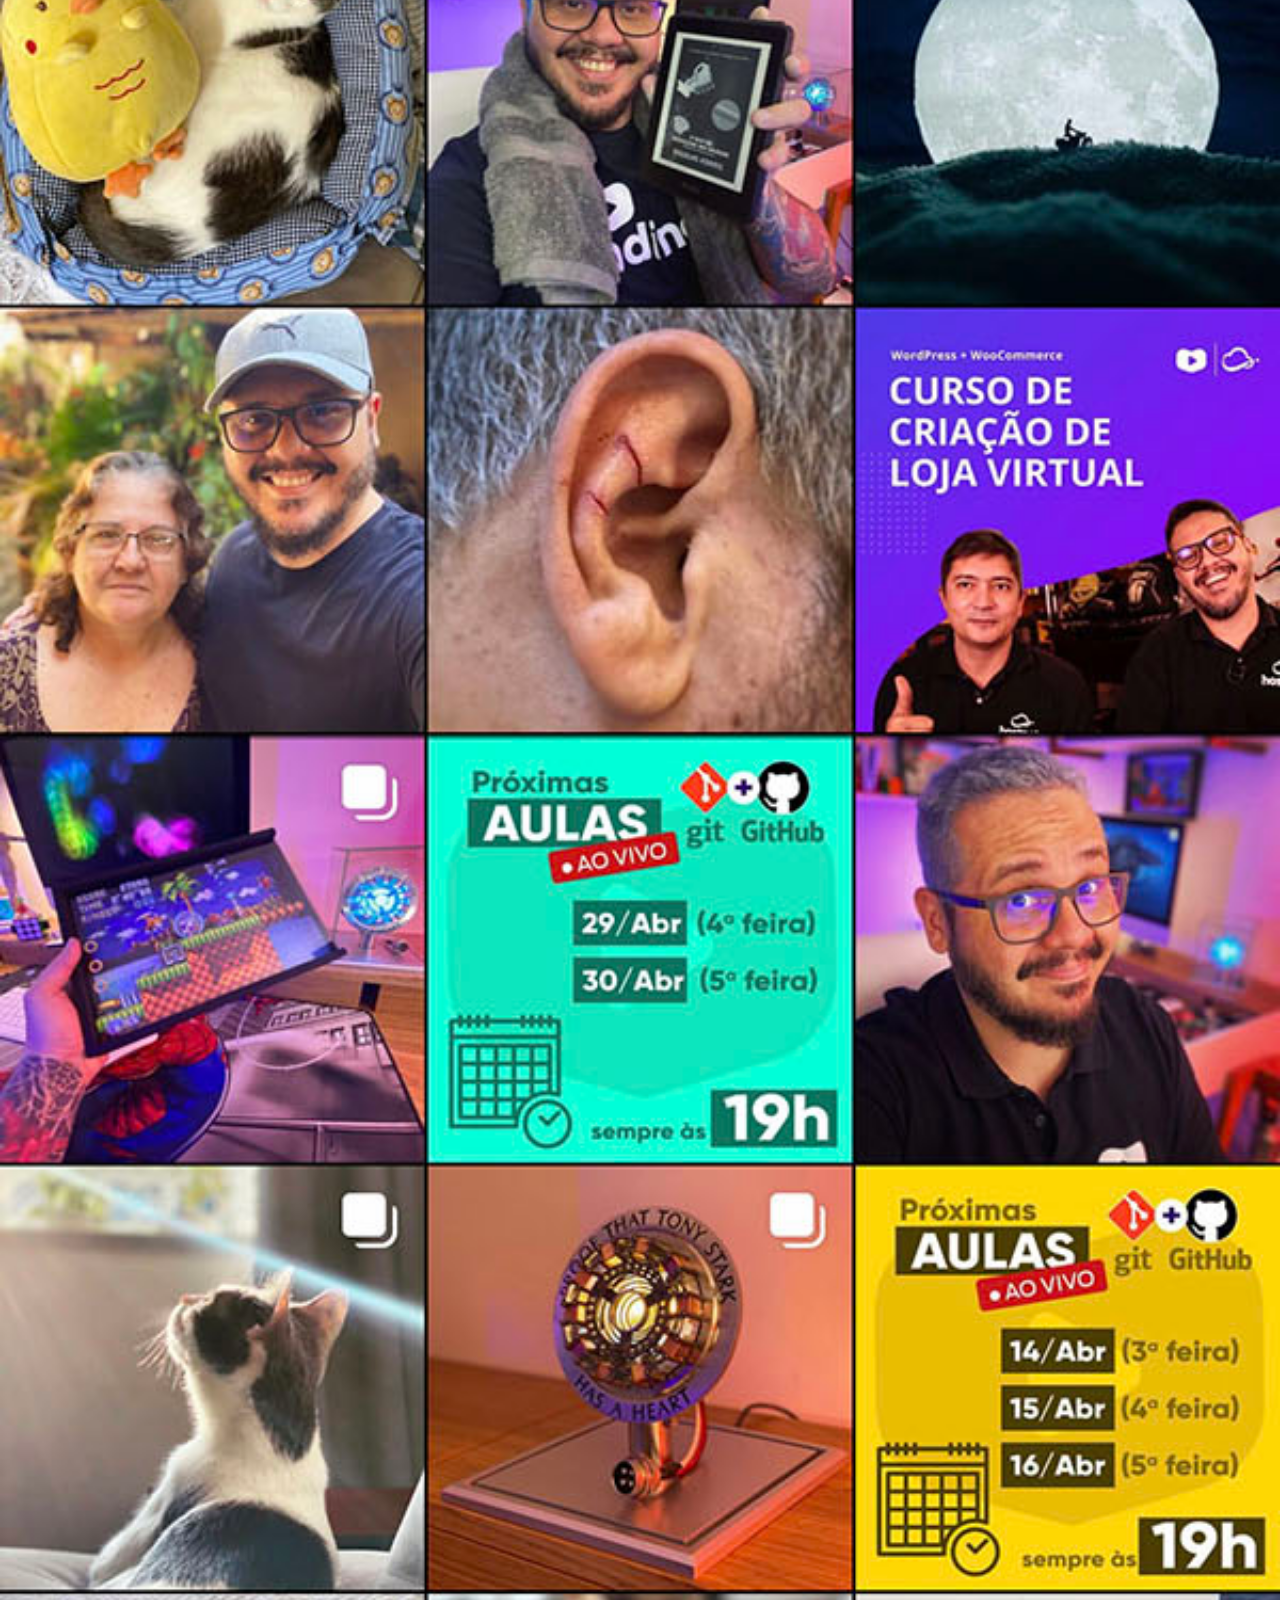
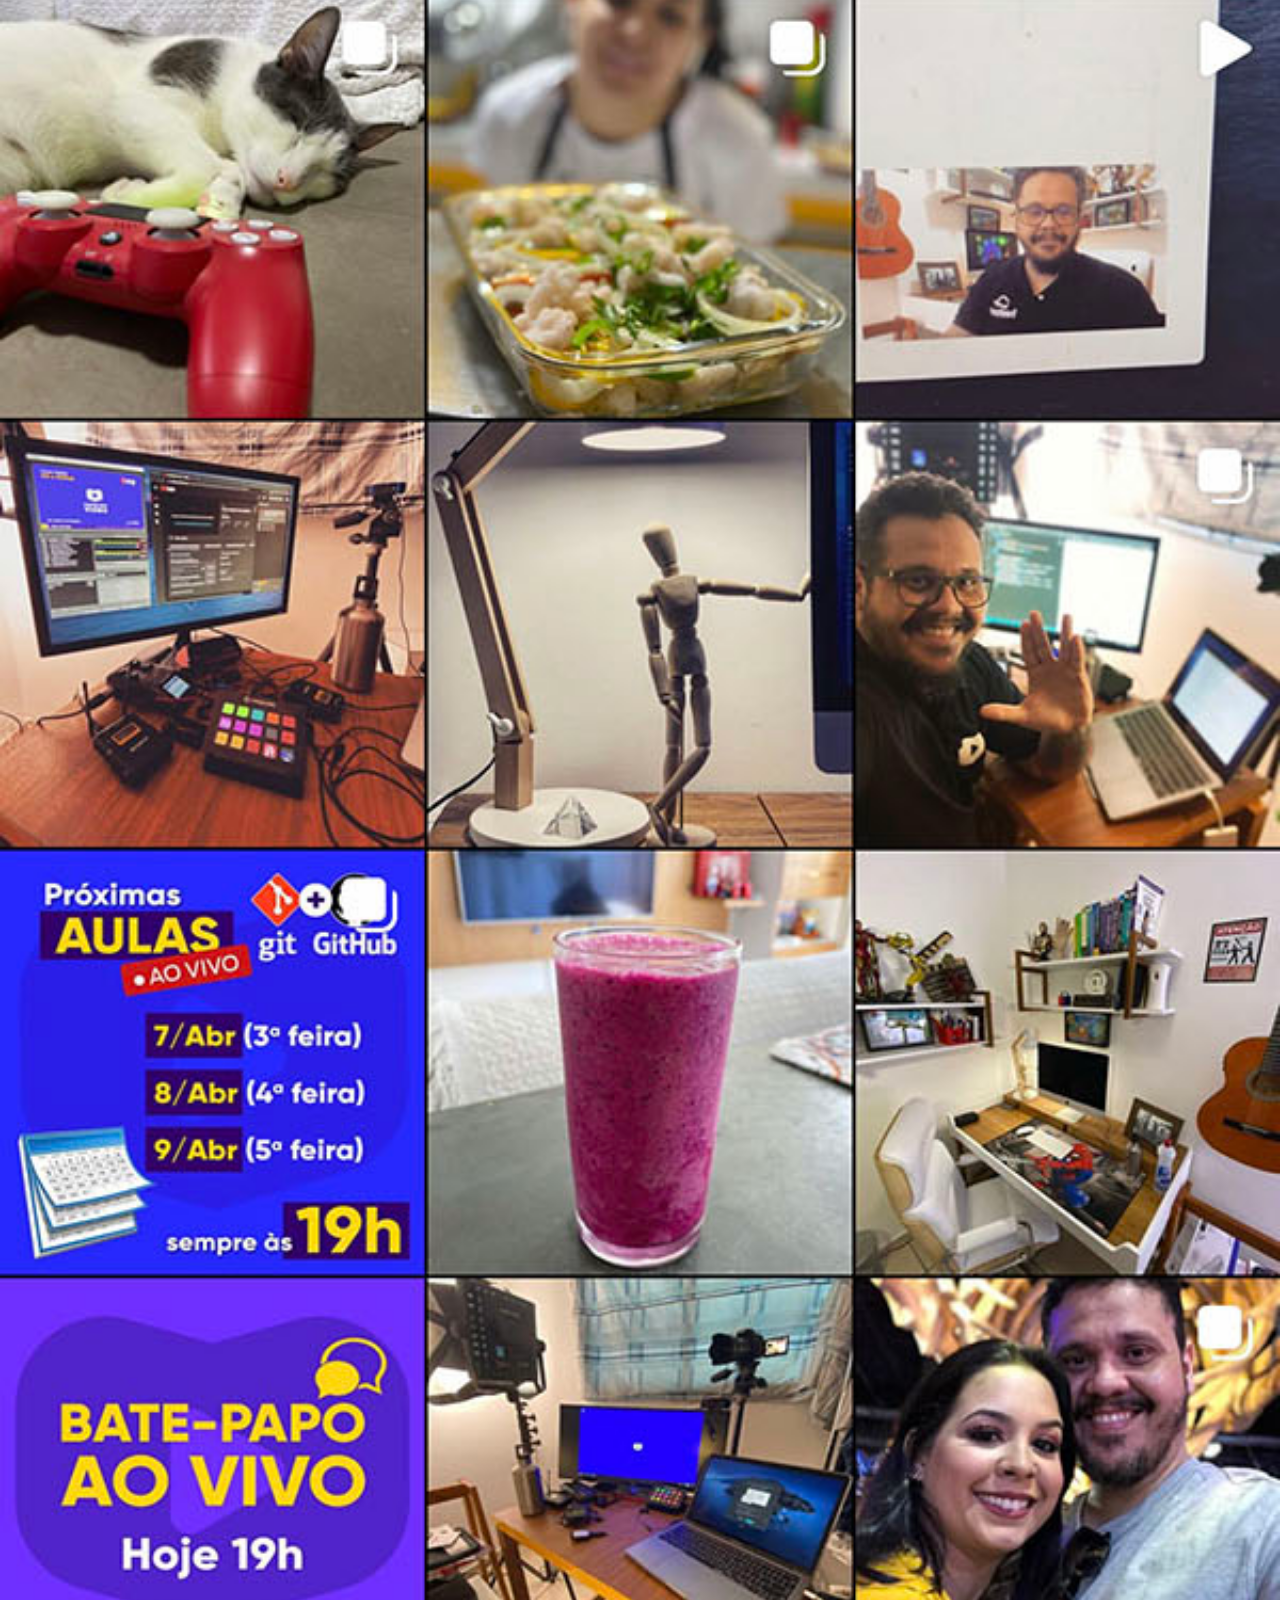
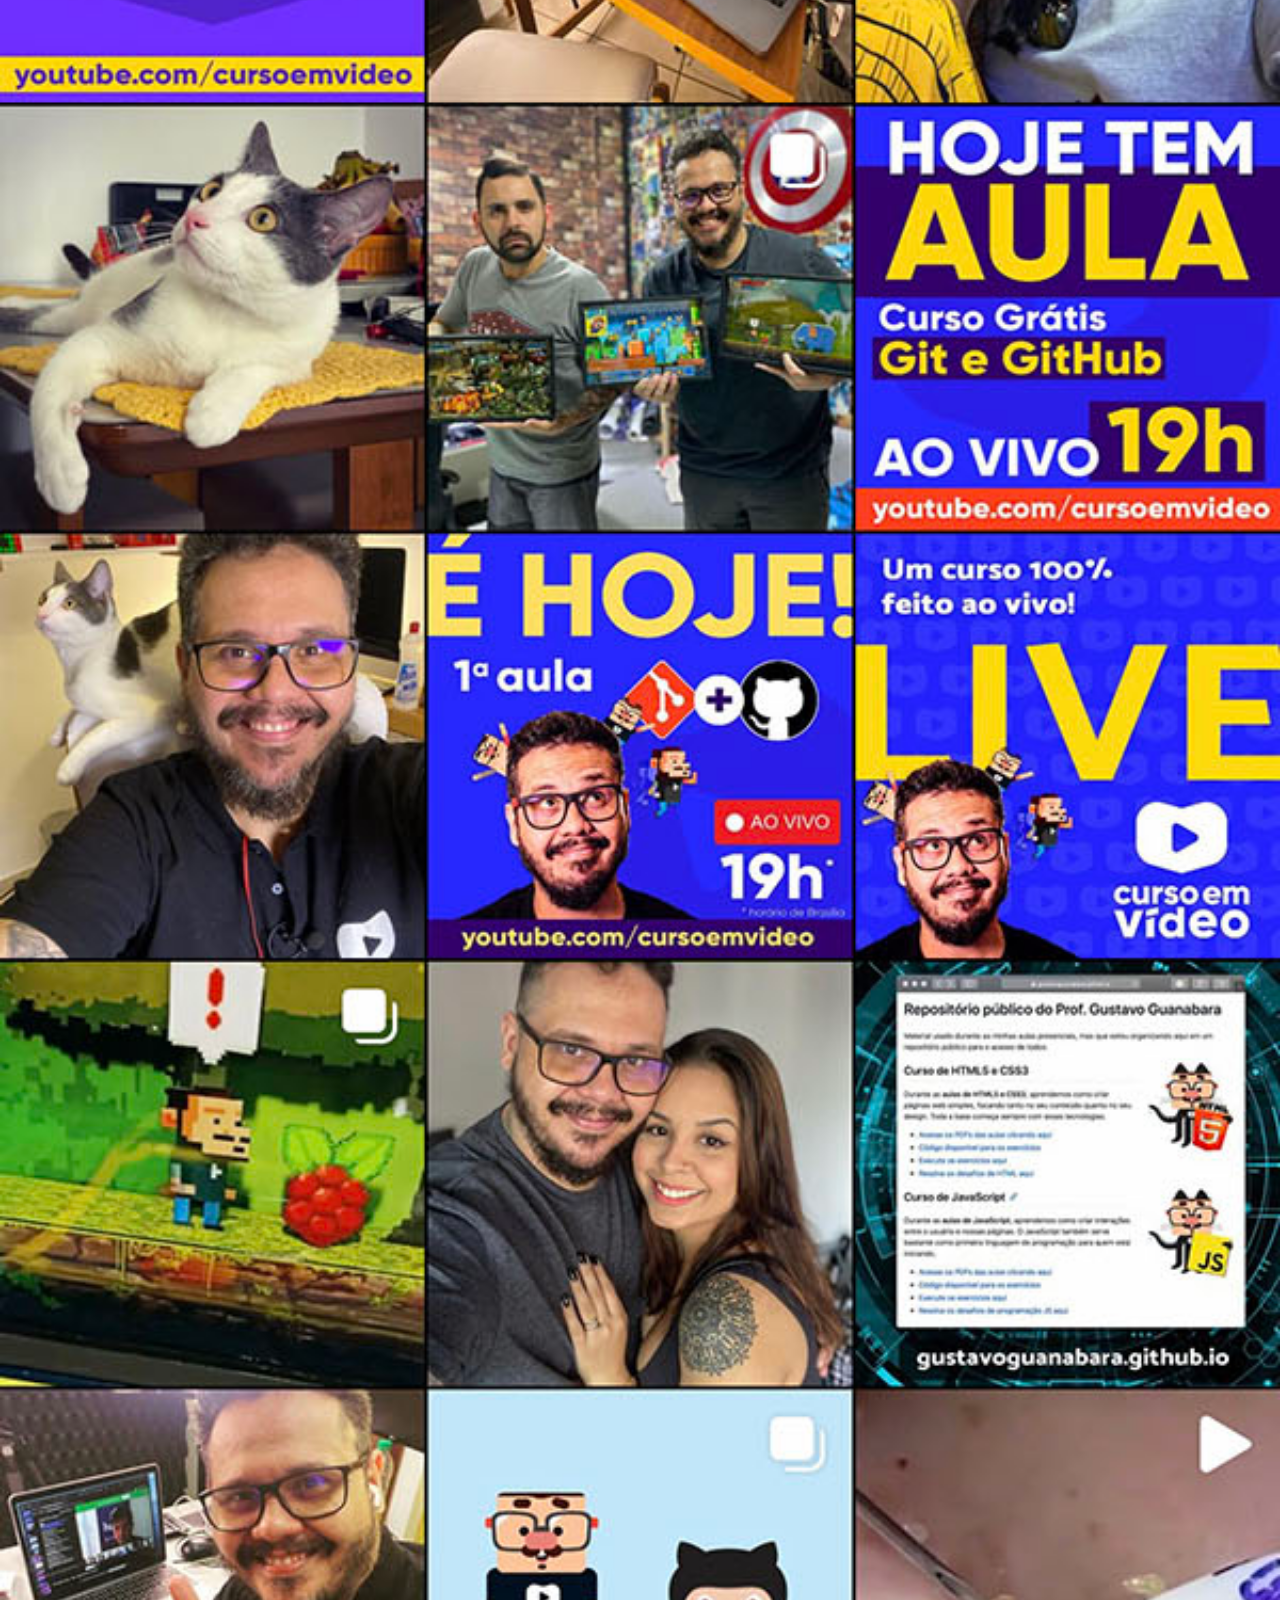
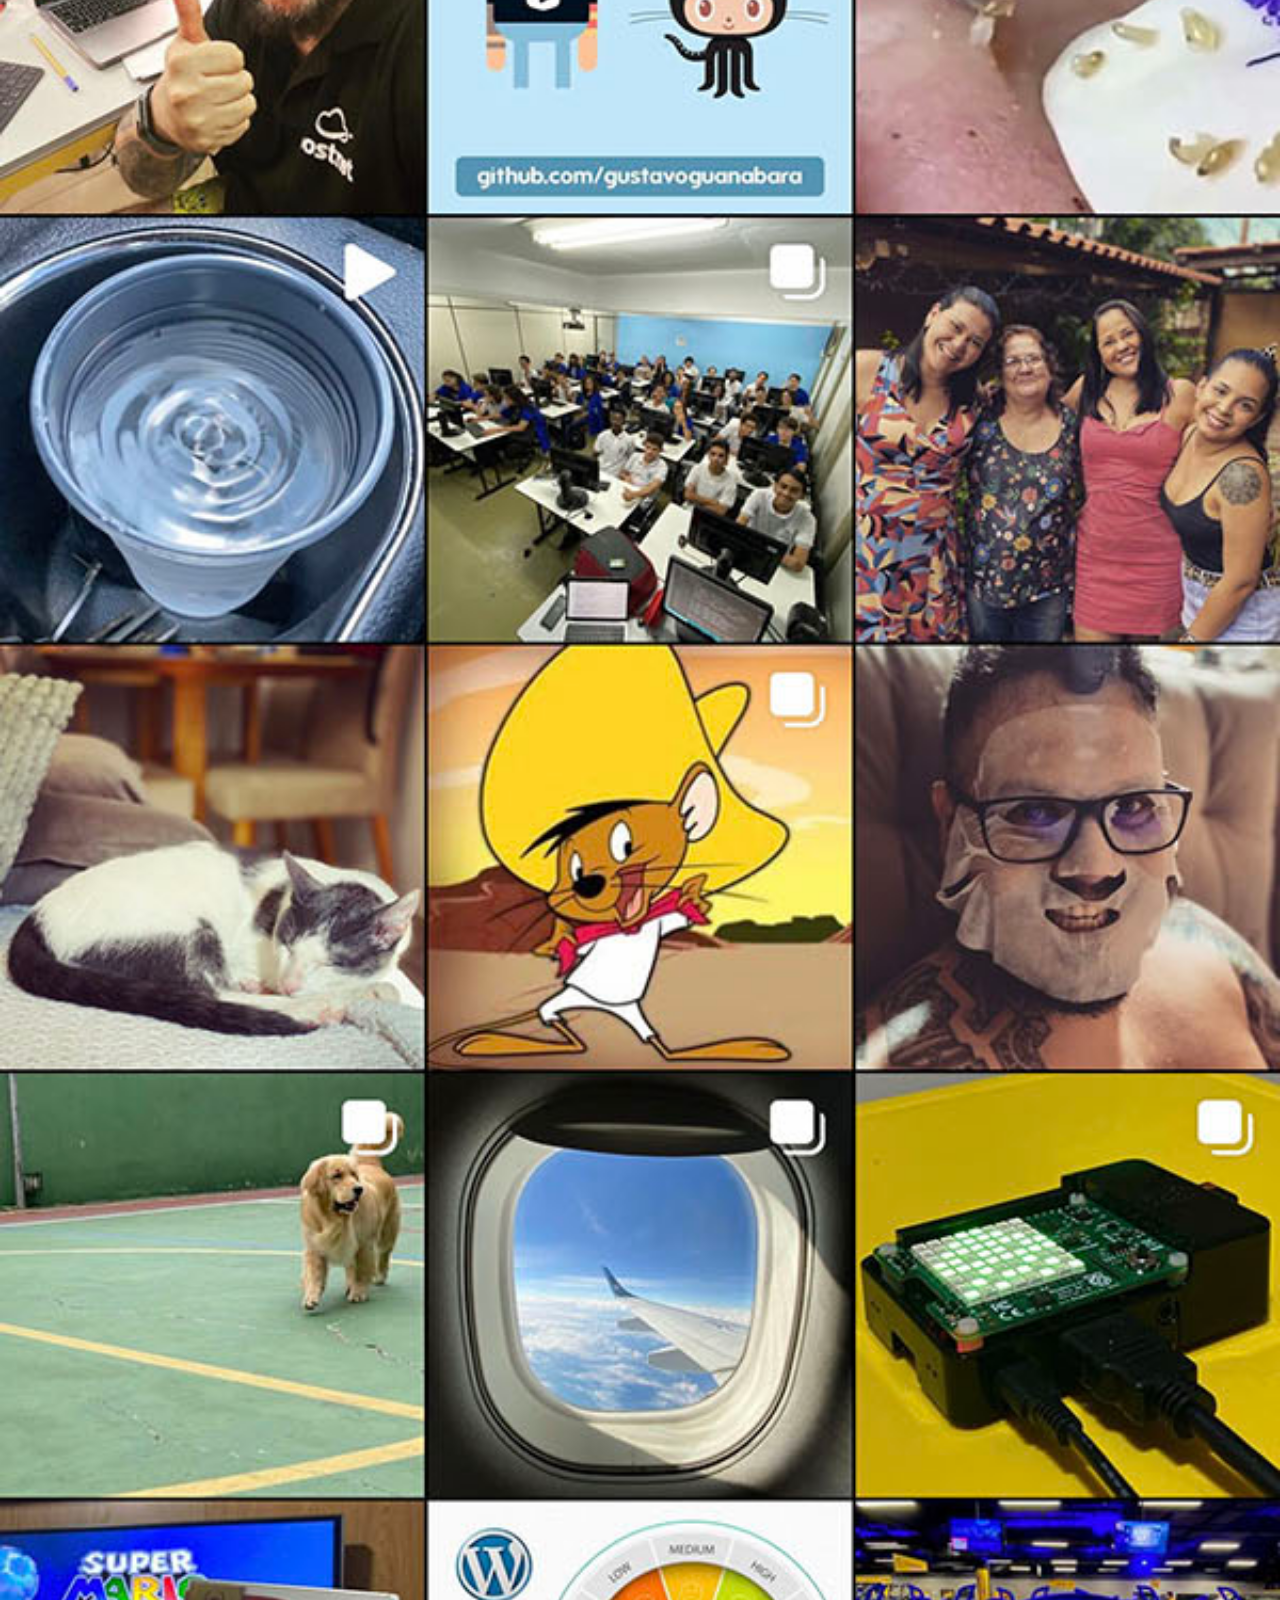
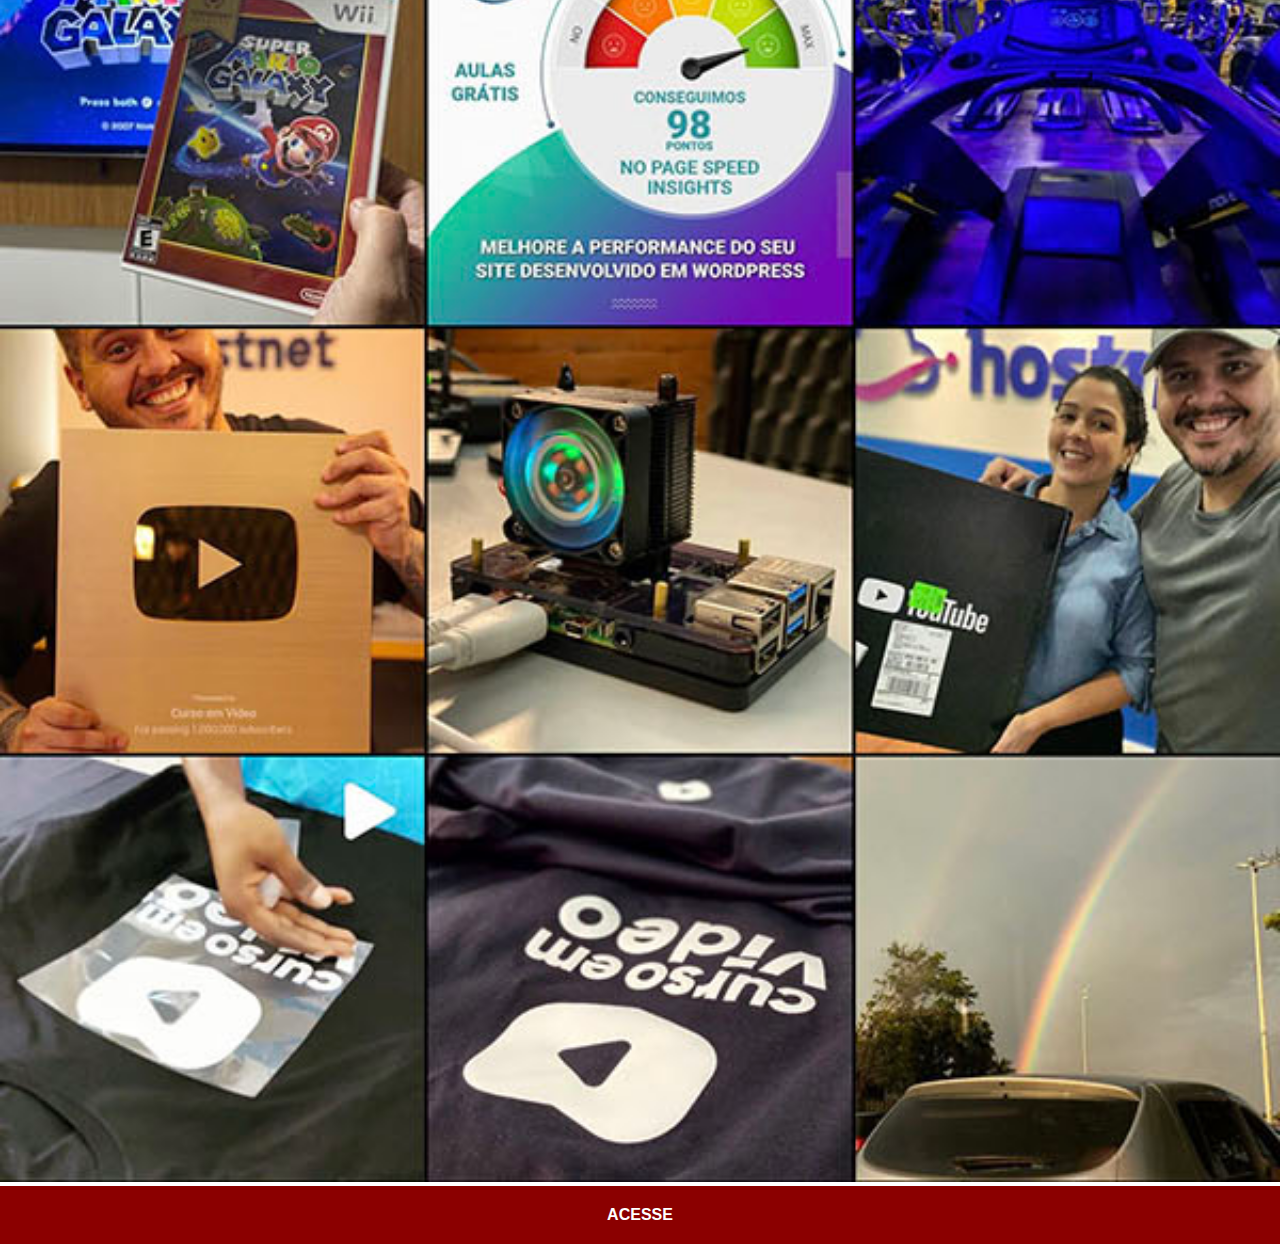
<file: instagram.html>
<!DOCTYPE html>
<html lang="pt-br">
<head>
    <meta charset="UTF-8">
    <meta http-equiv="X-UA-Compatible" content="IE=edge">
    <meta name="viewport" content="width=device-width, initial-scale=1.0">
    <title>instagram</title>
   <link rel="stylesheet" href="estilos/social.css">
</head>
<body>
    <img src="imagens/tela-instagram.jpg" alt="">
    <a href="#" target="_blank">ACESSE</a>
</body>
</html>
</file>
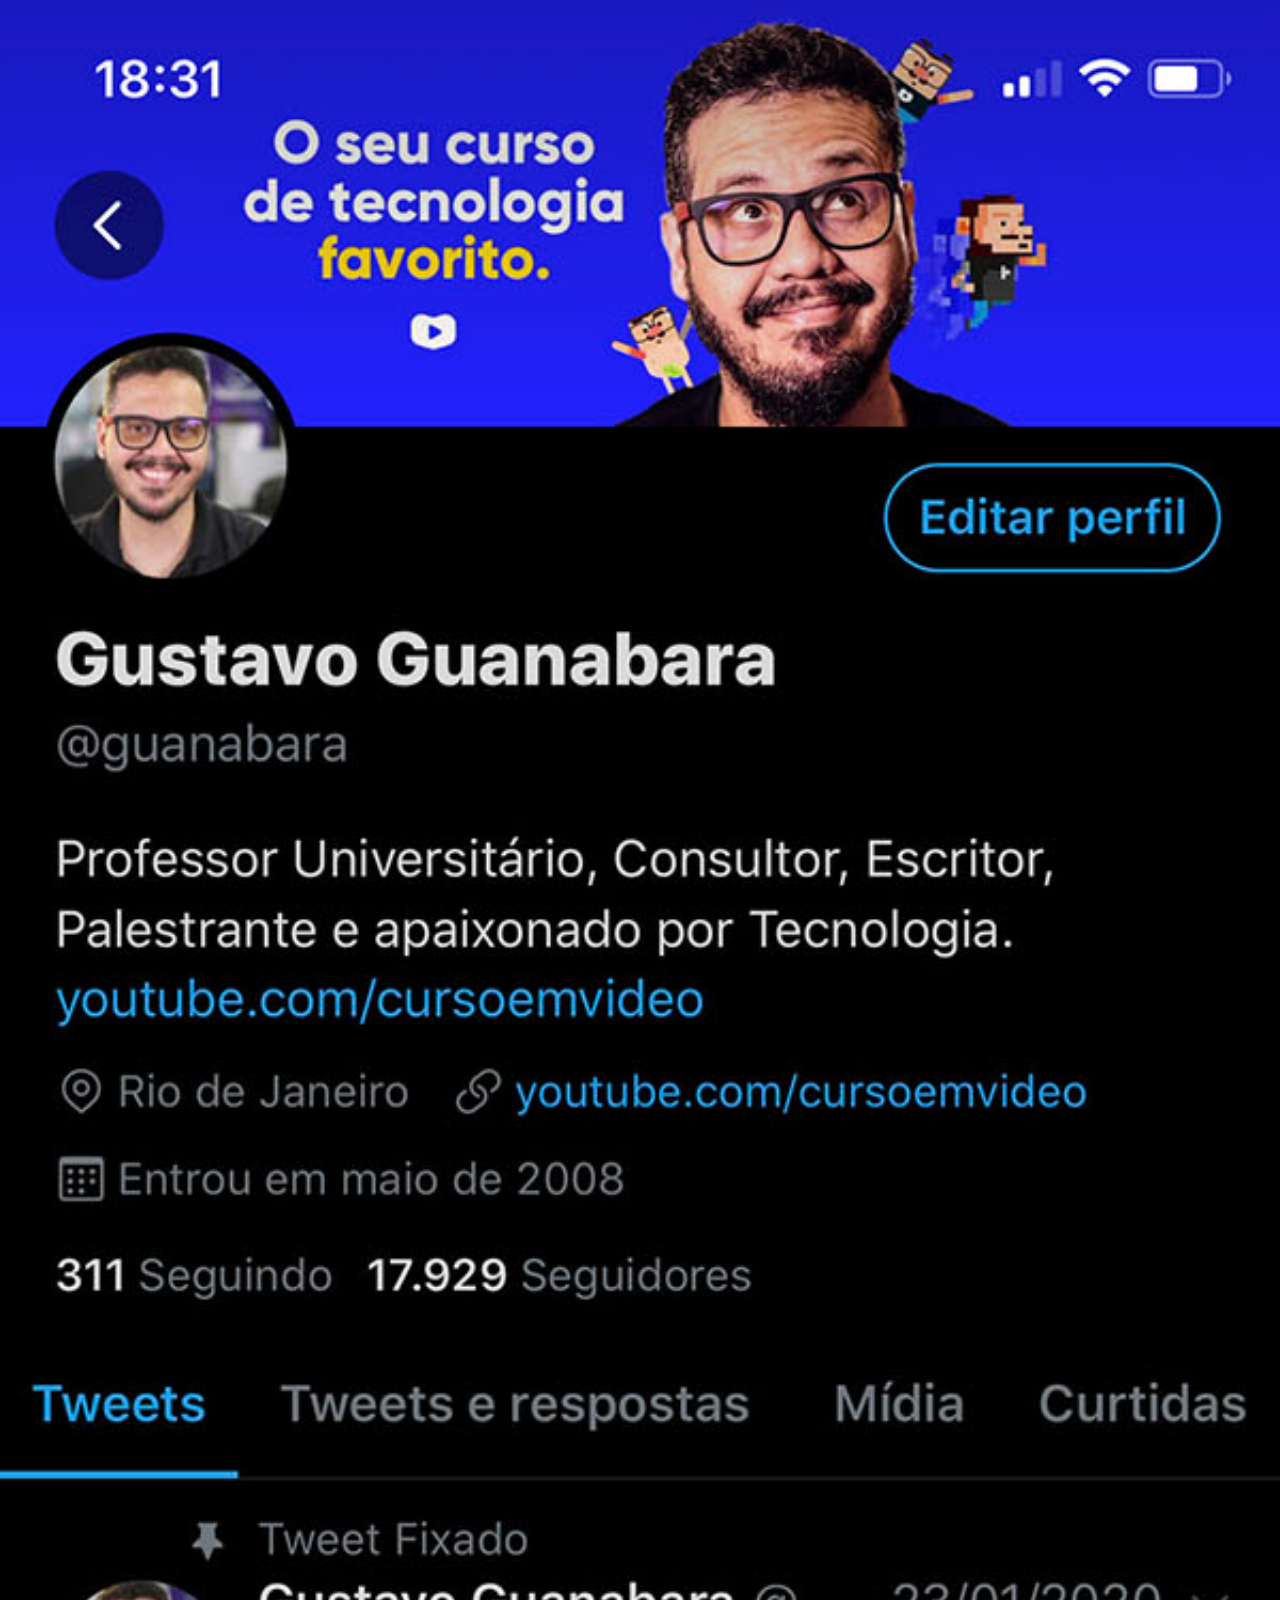
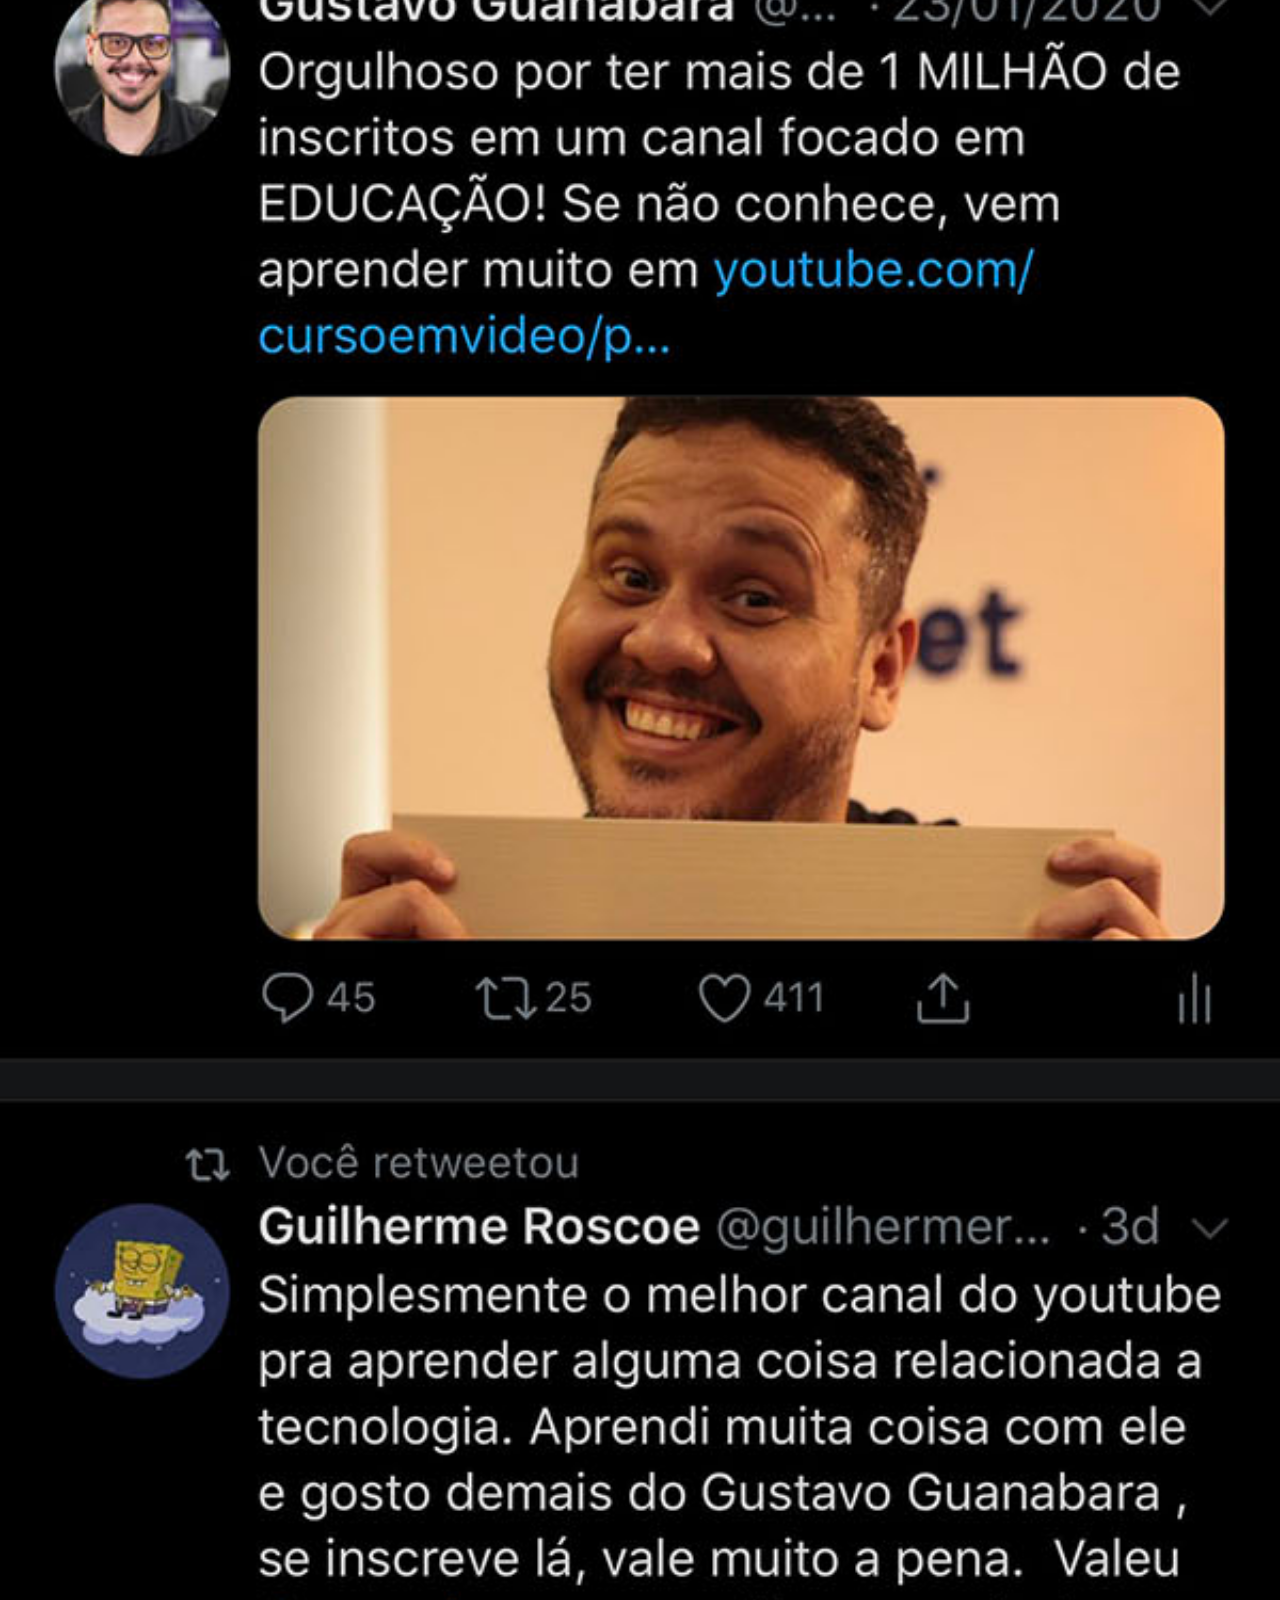
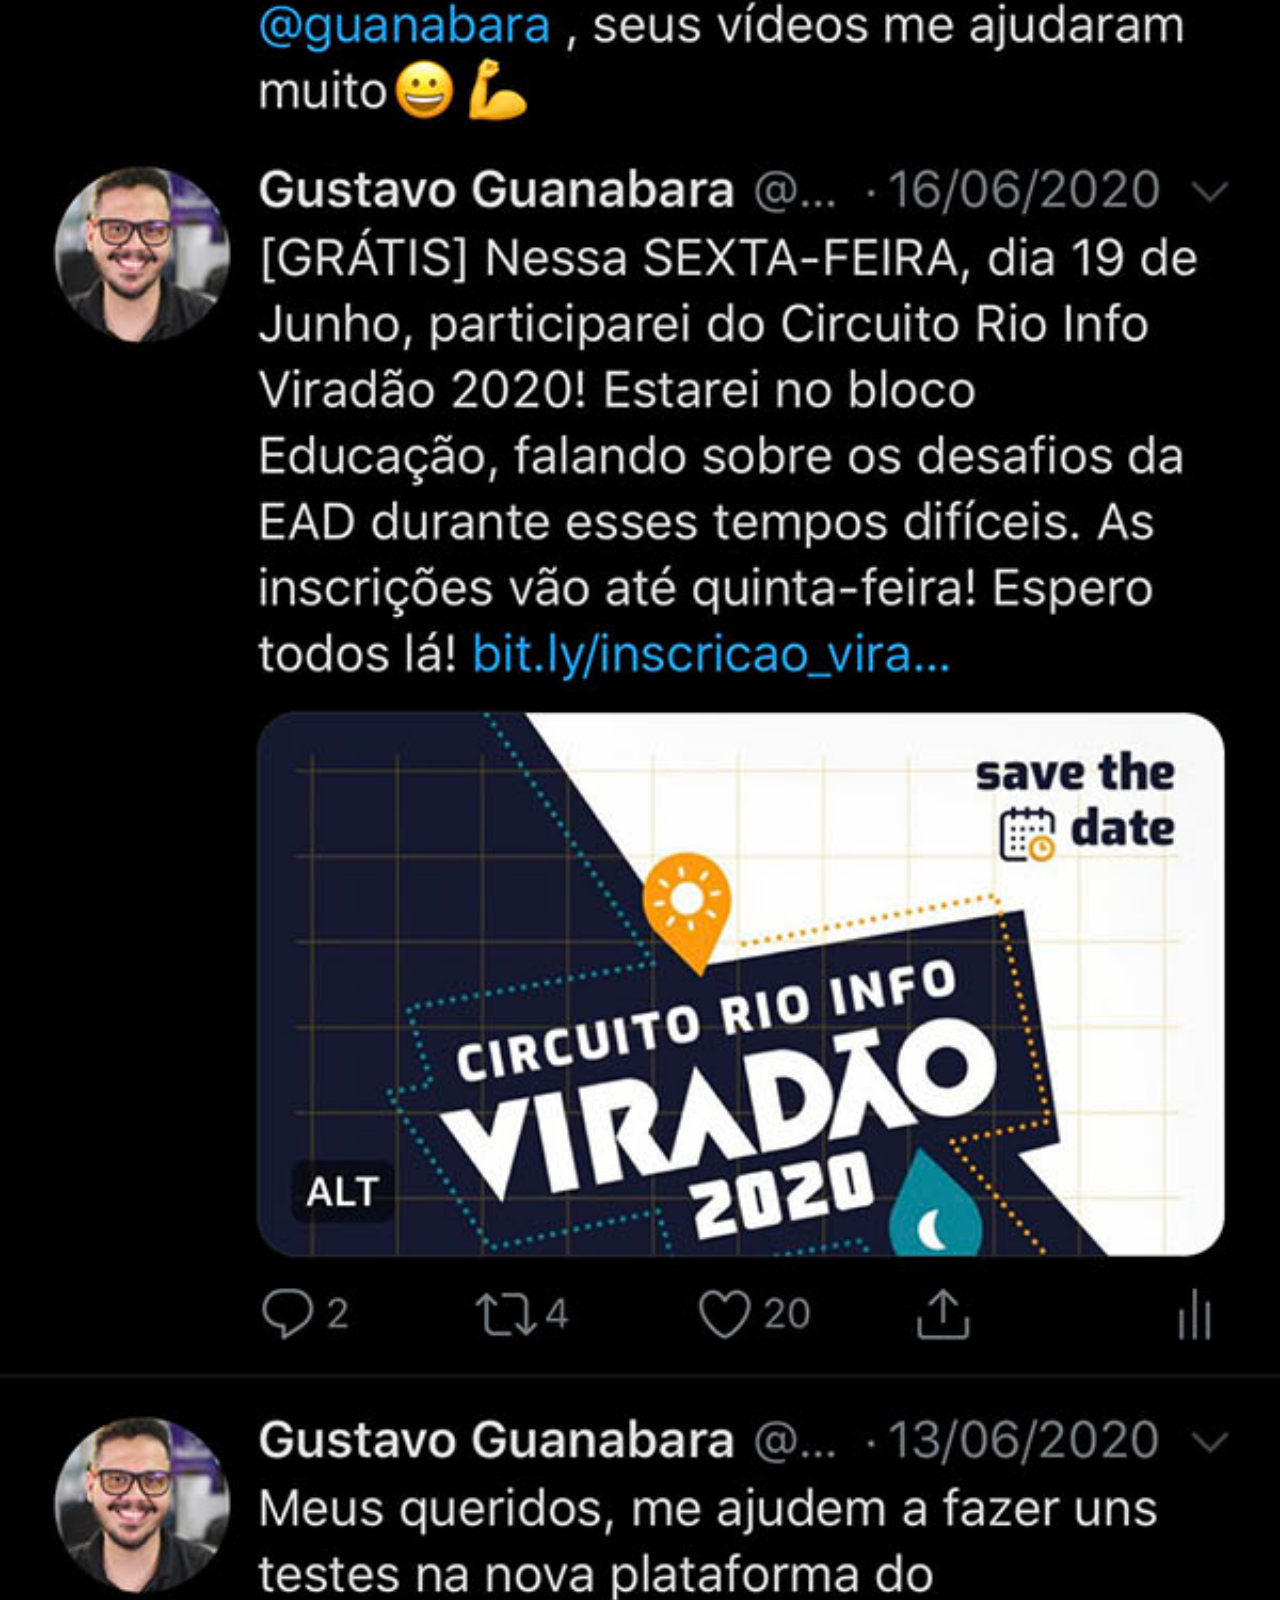
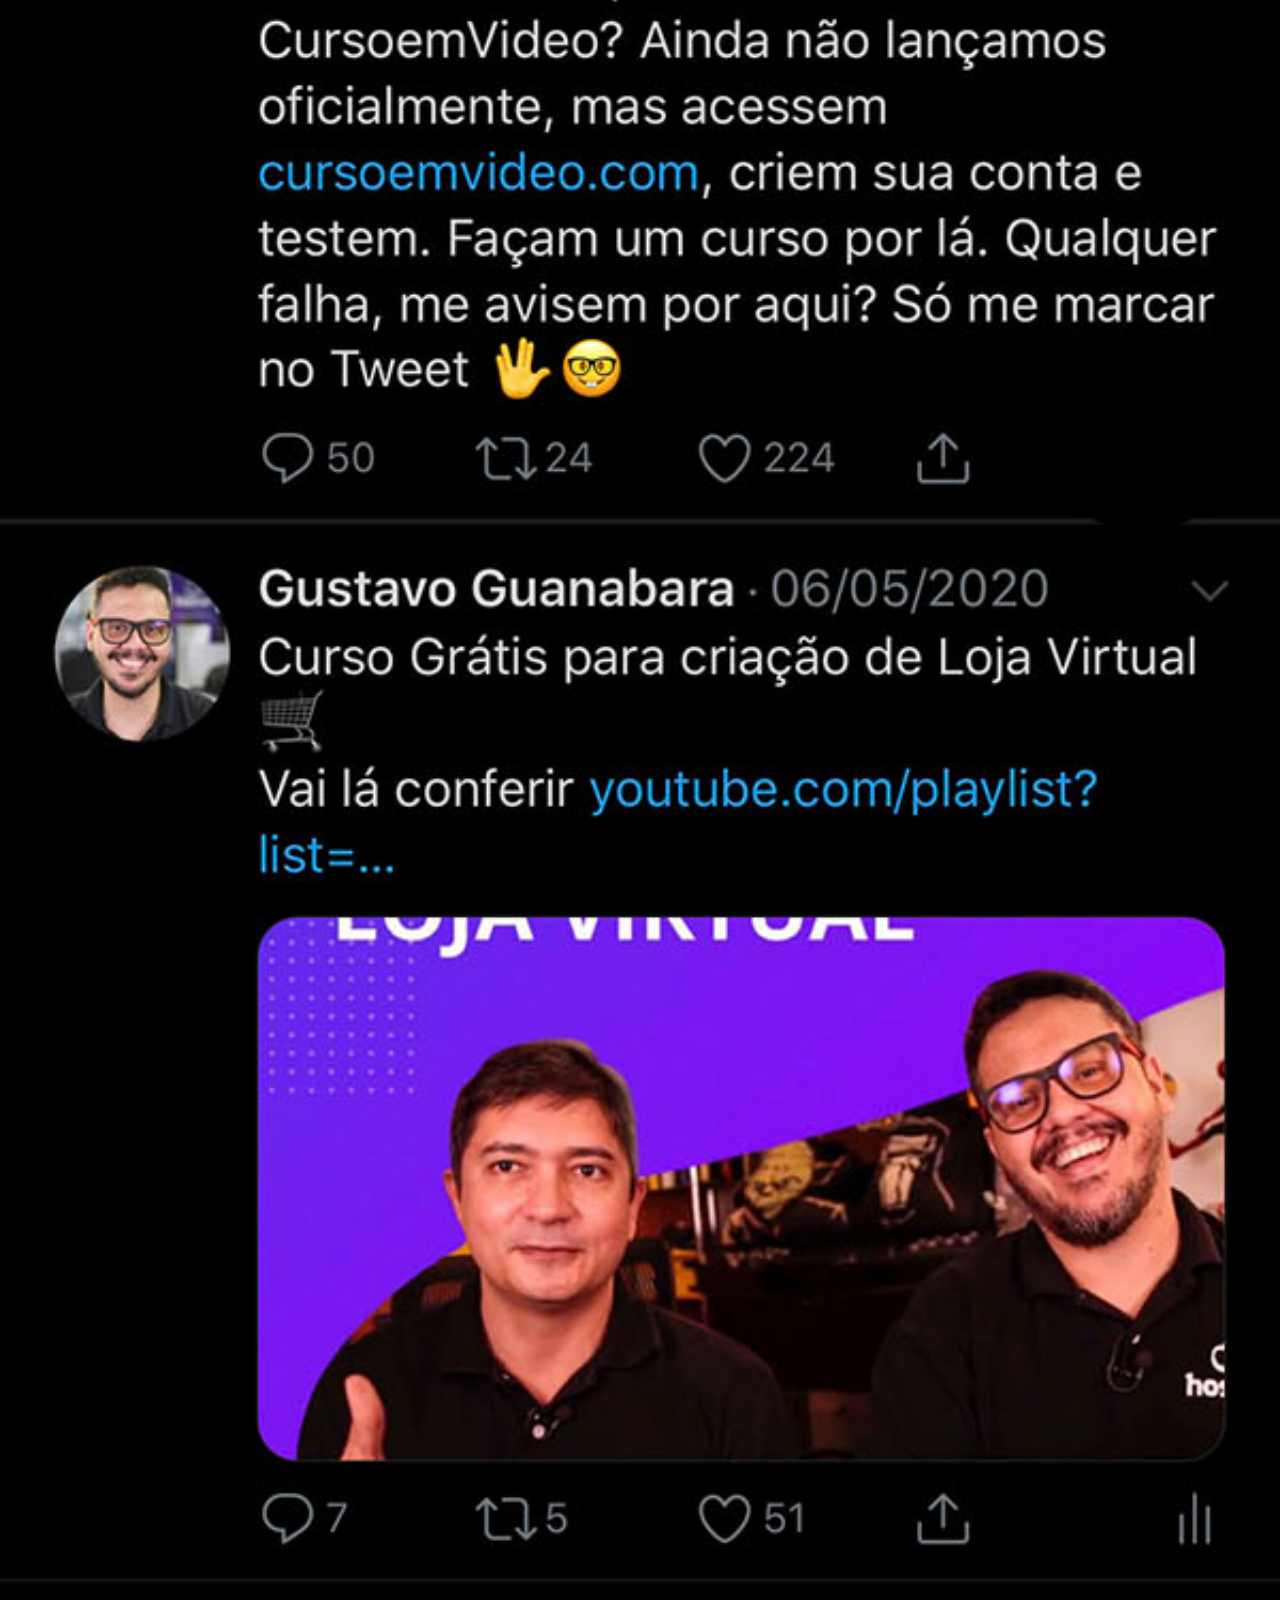
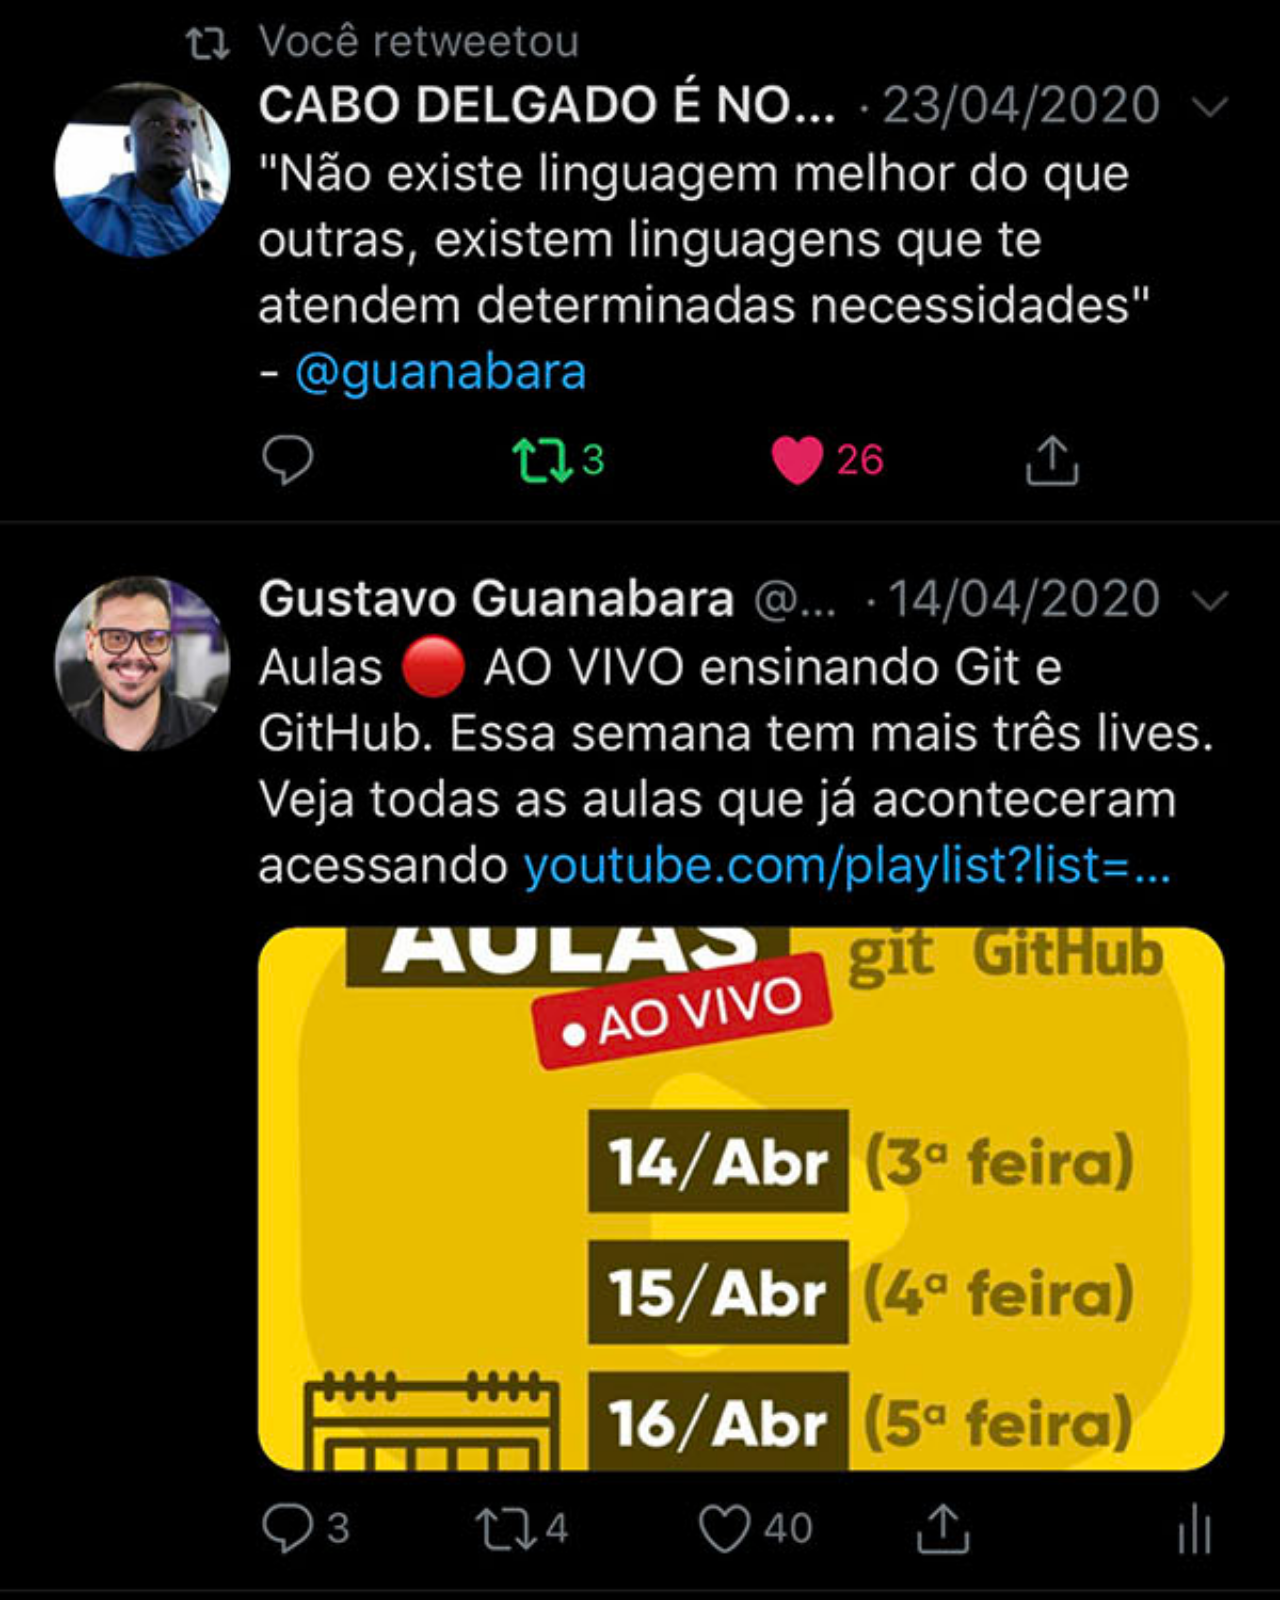
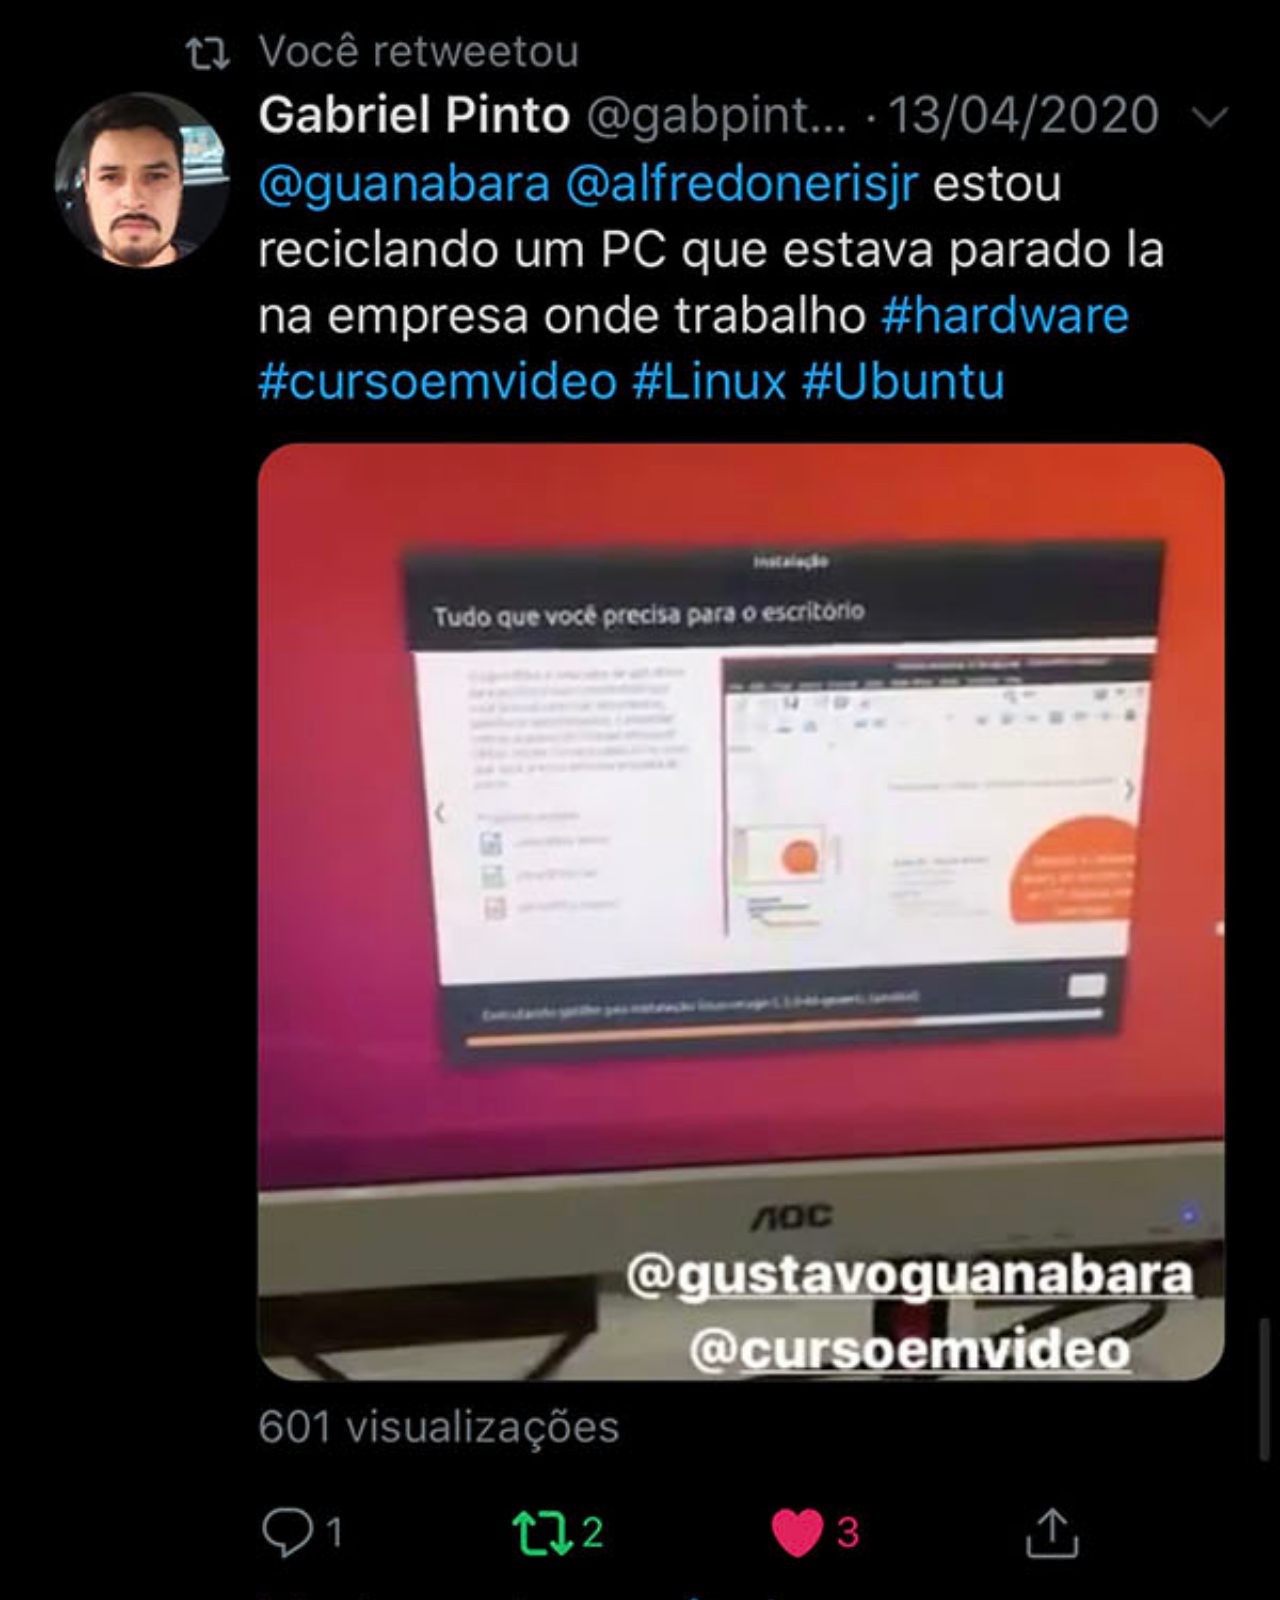
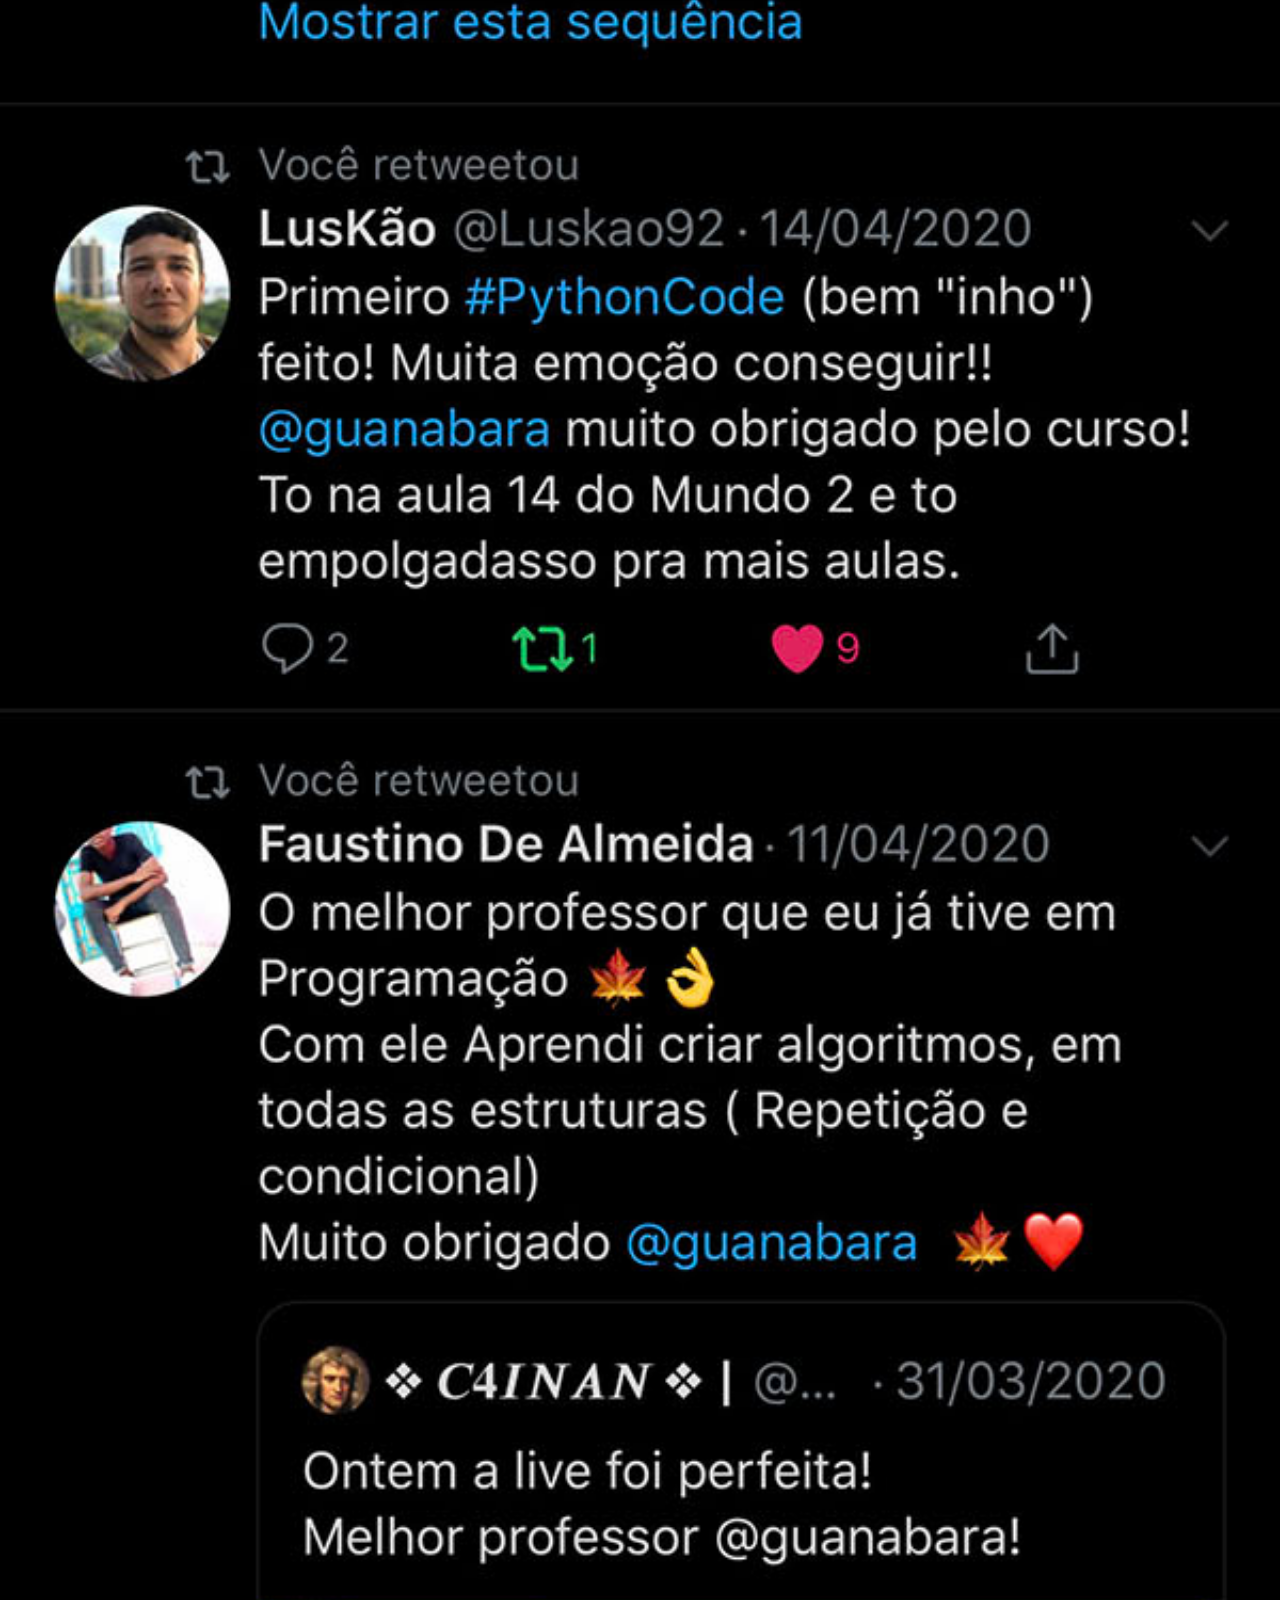
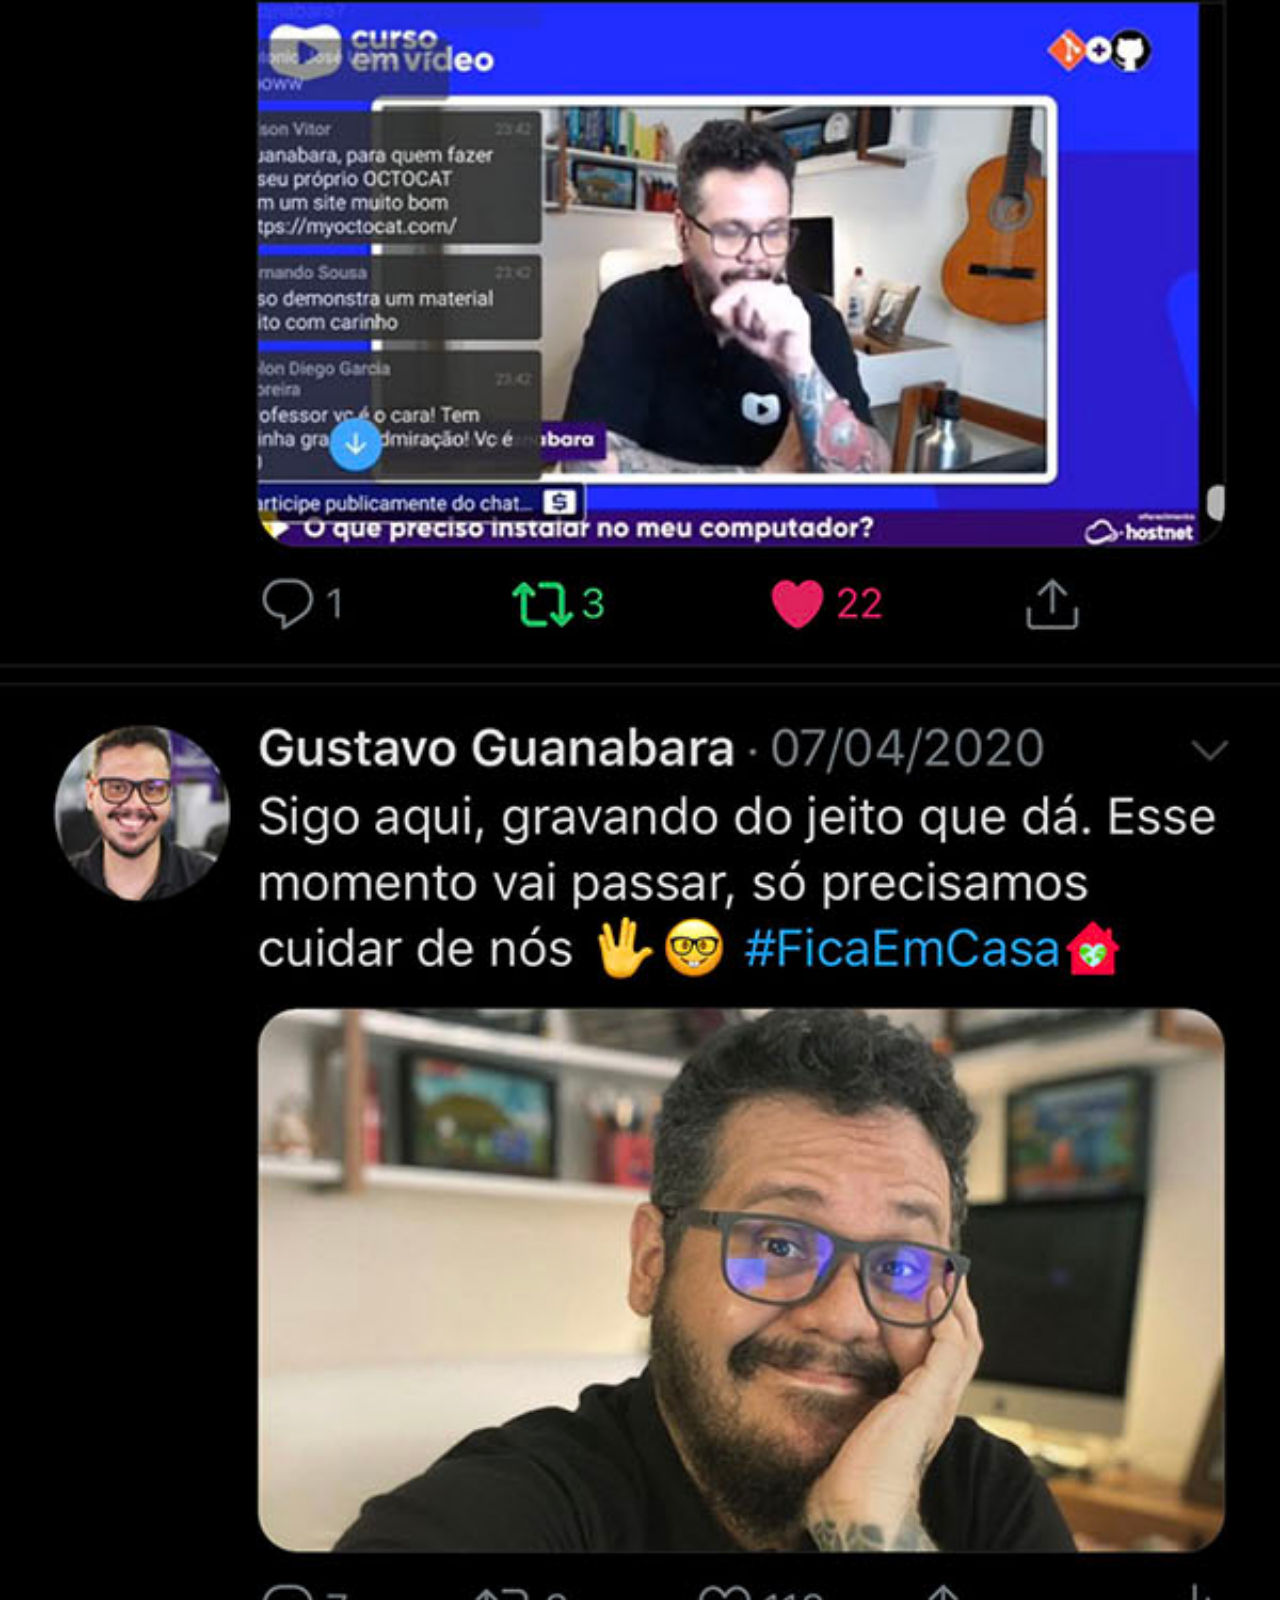
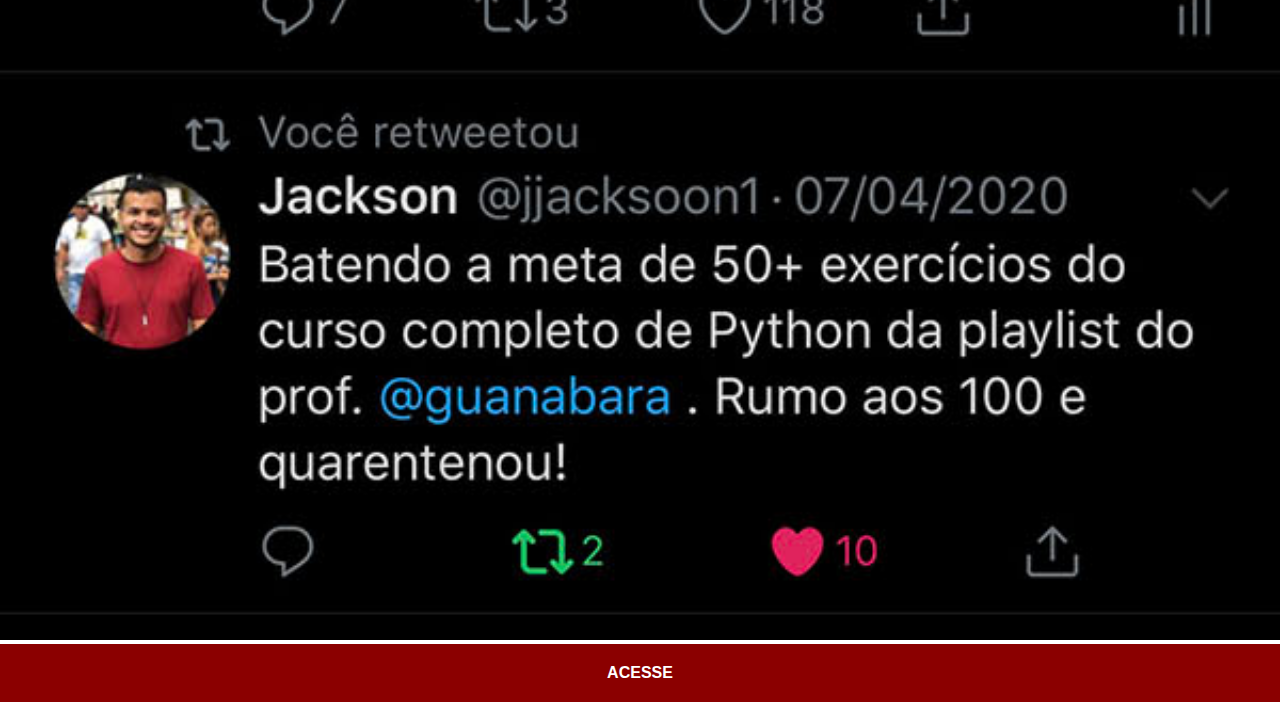
<file: twitter.html>
<!DOCTYPE html>
<html lang="pt-br">
<head>
    <meta charset="UTF-8">
    <meta http-equiv="X-UA-Compatible" content="IE=edge">
    <meta name="viewport" content="width=device-width, initial-scale=1.0">
    <title>twitter</title>
   <link rel="stylesheet" href="estilos/social.css">
</head>
<body>
    <img src="imagens/tela-twitter.jpg" alt="">
    <a href="#" target="_blank">ACESSE</a>
</body>
</html>
</file>
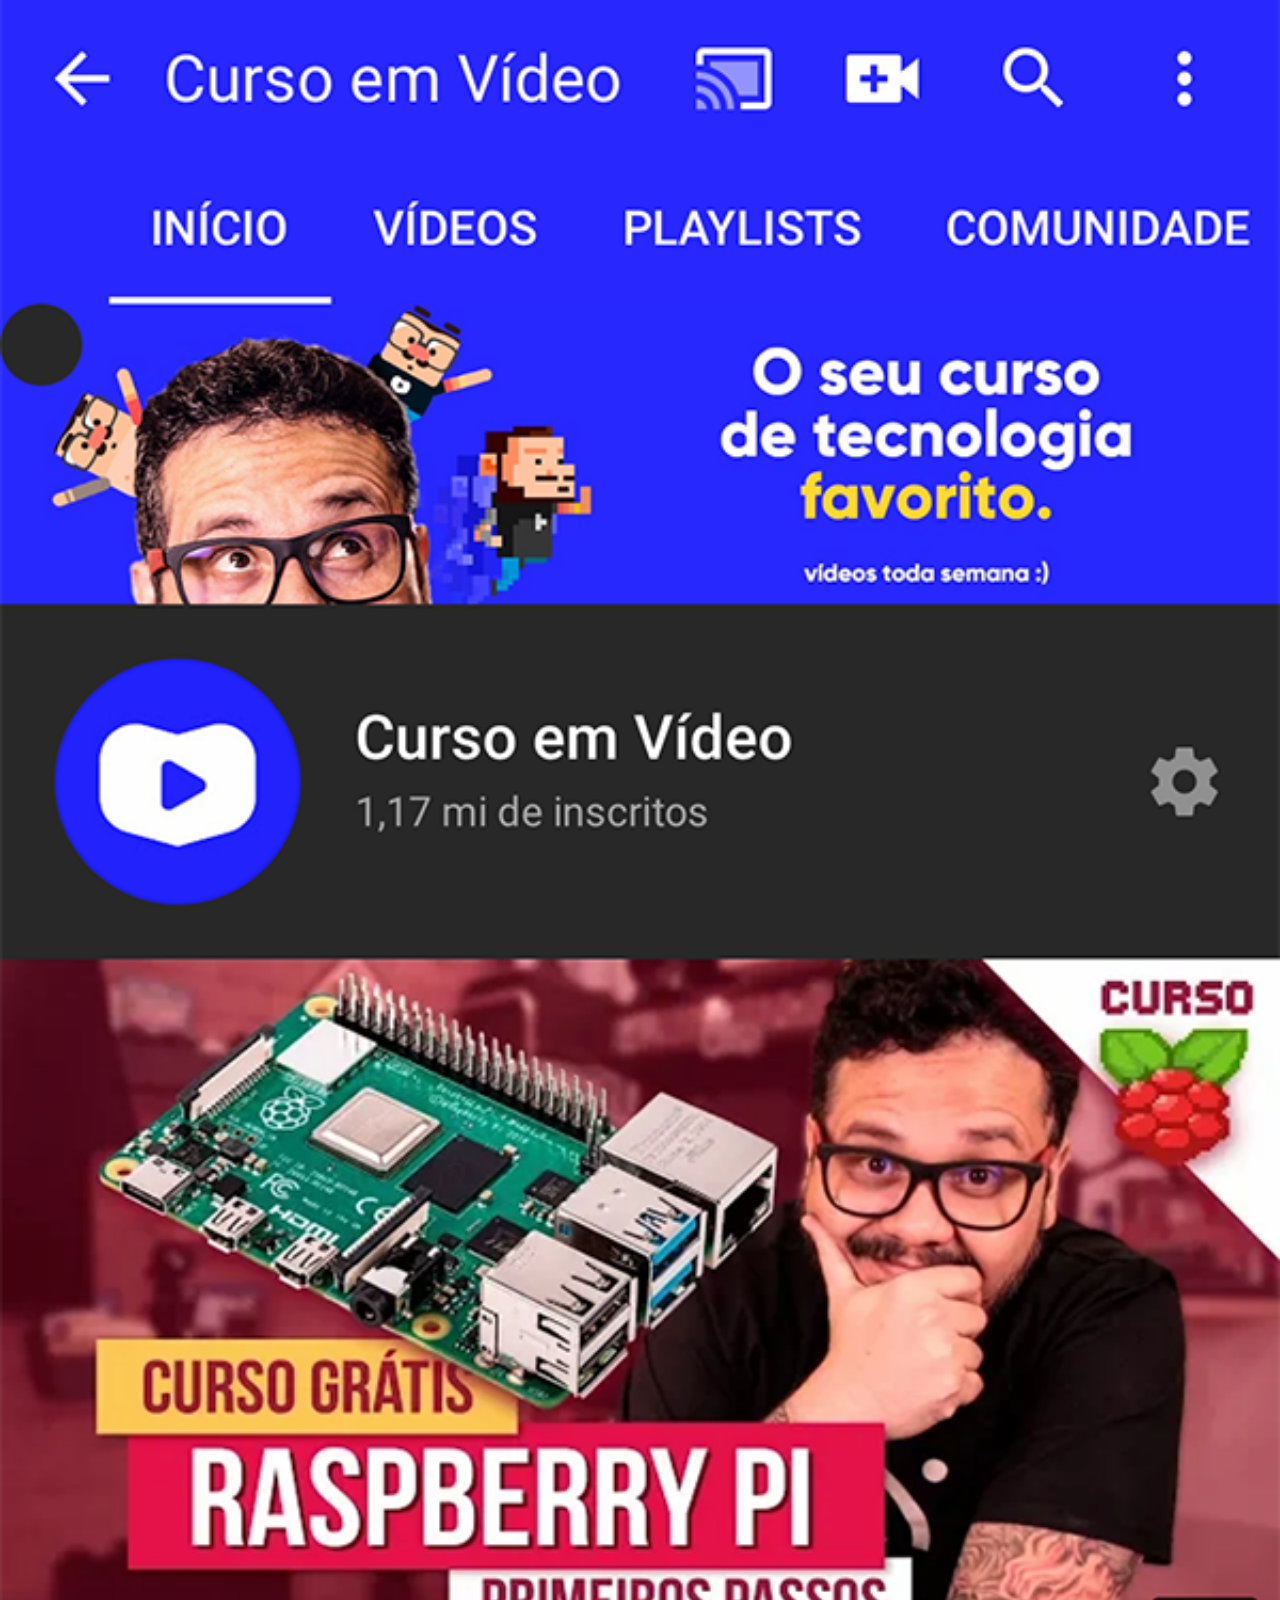
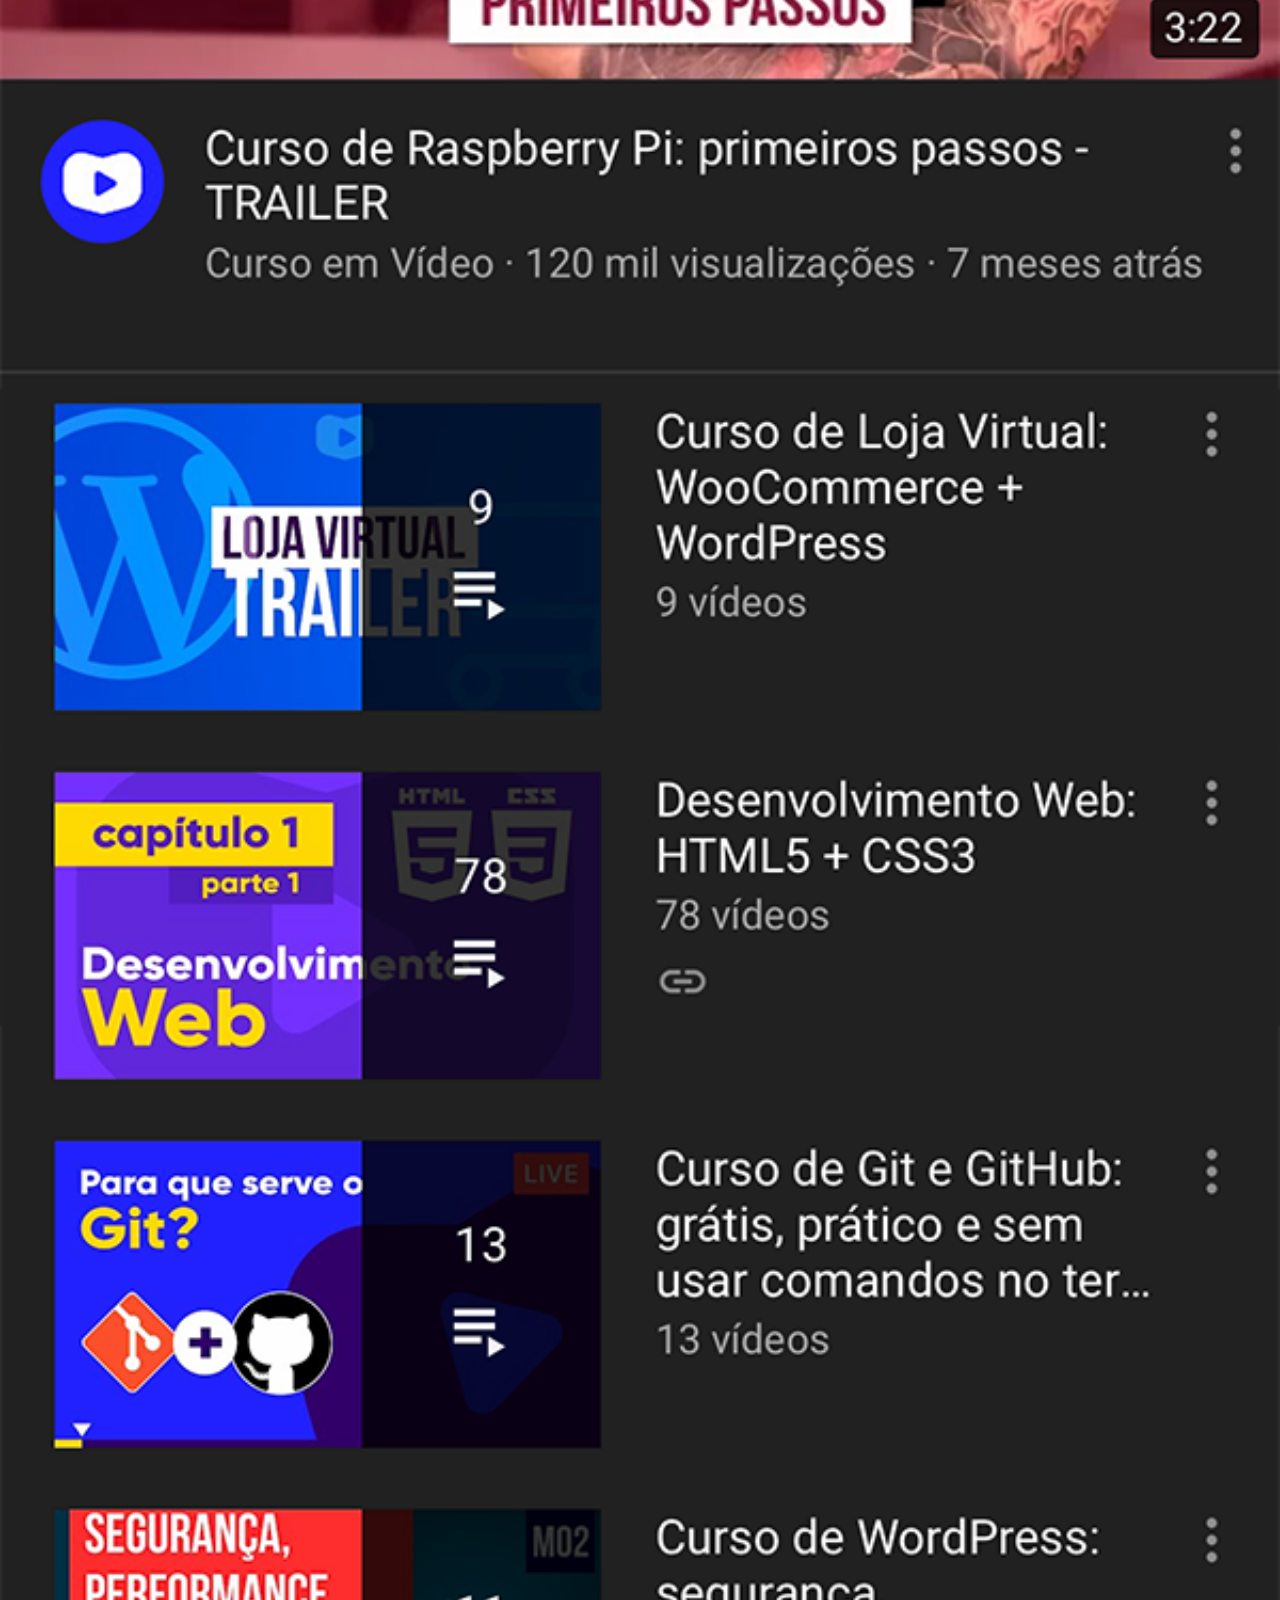
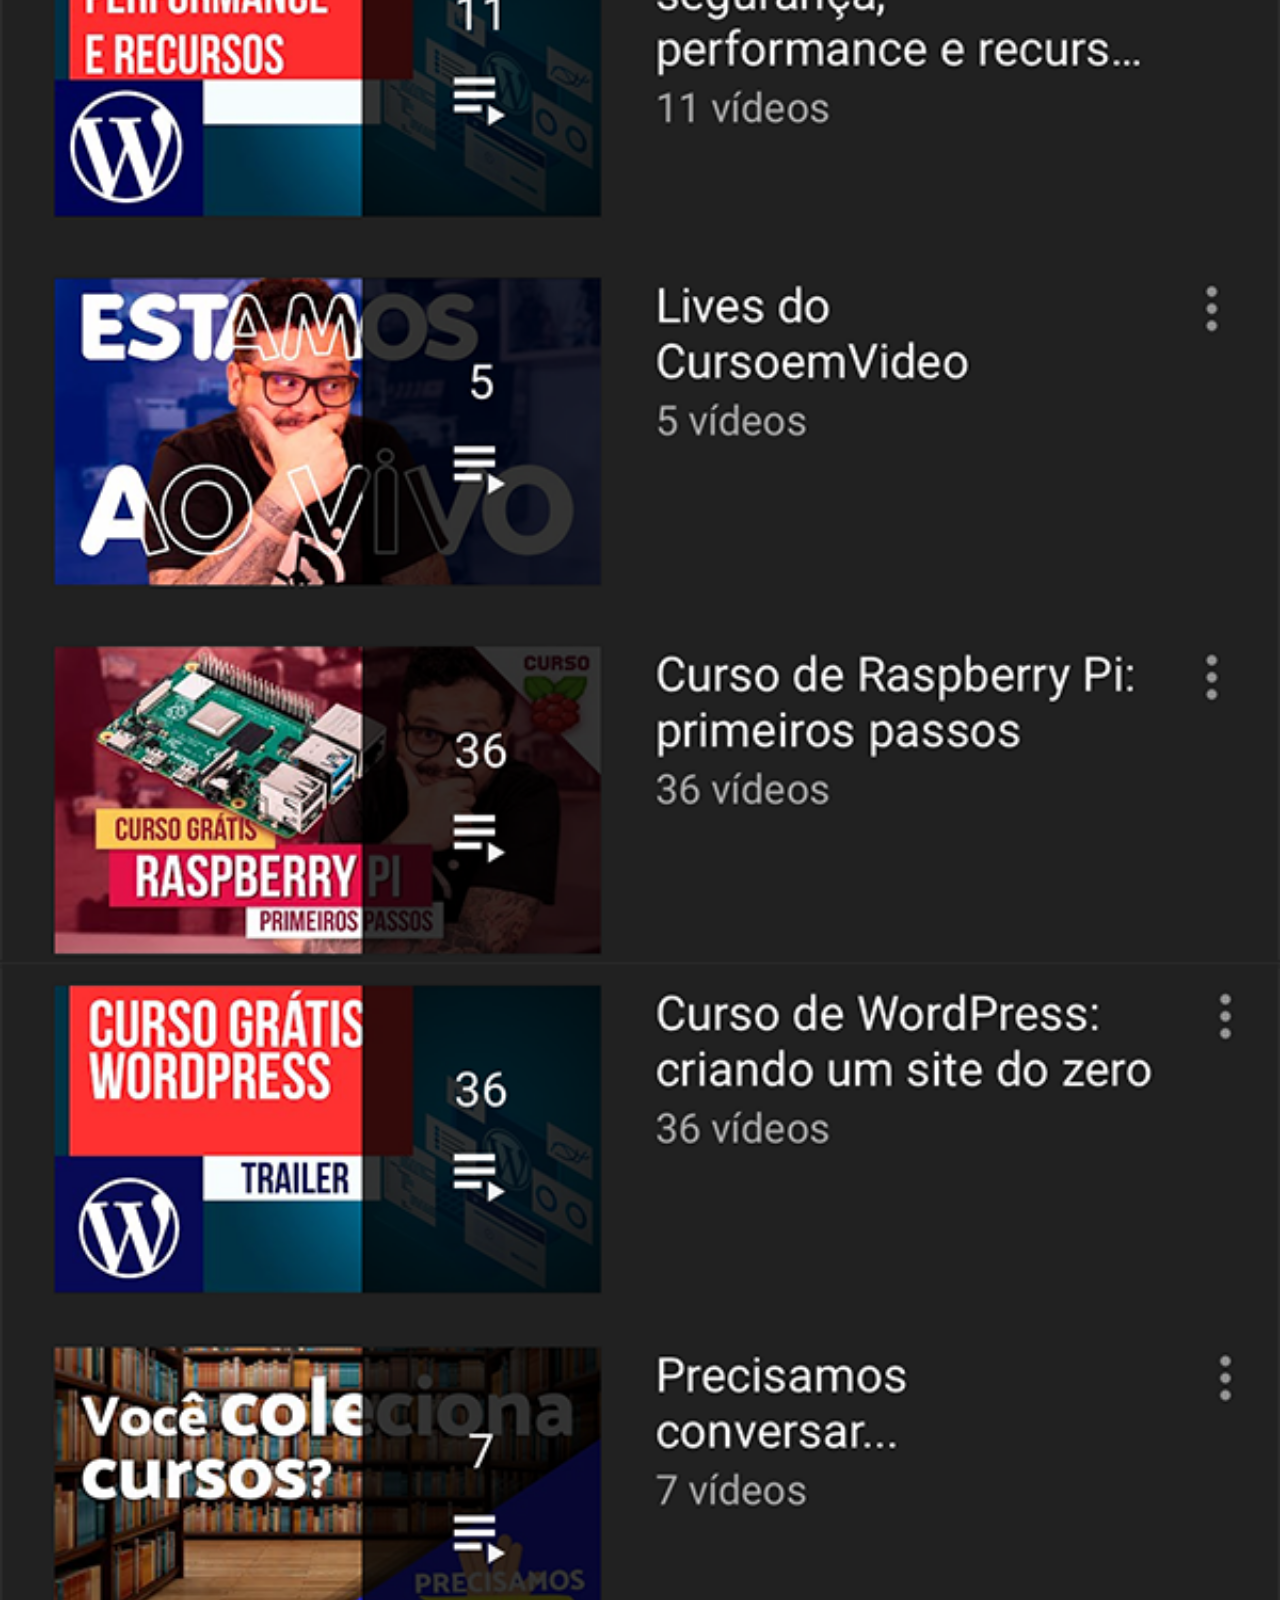
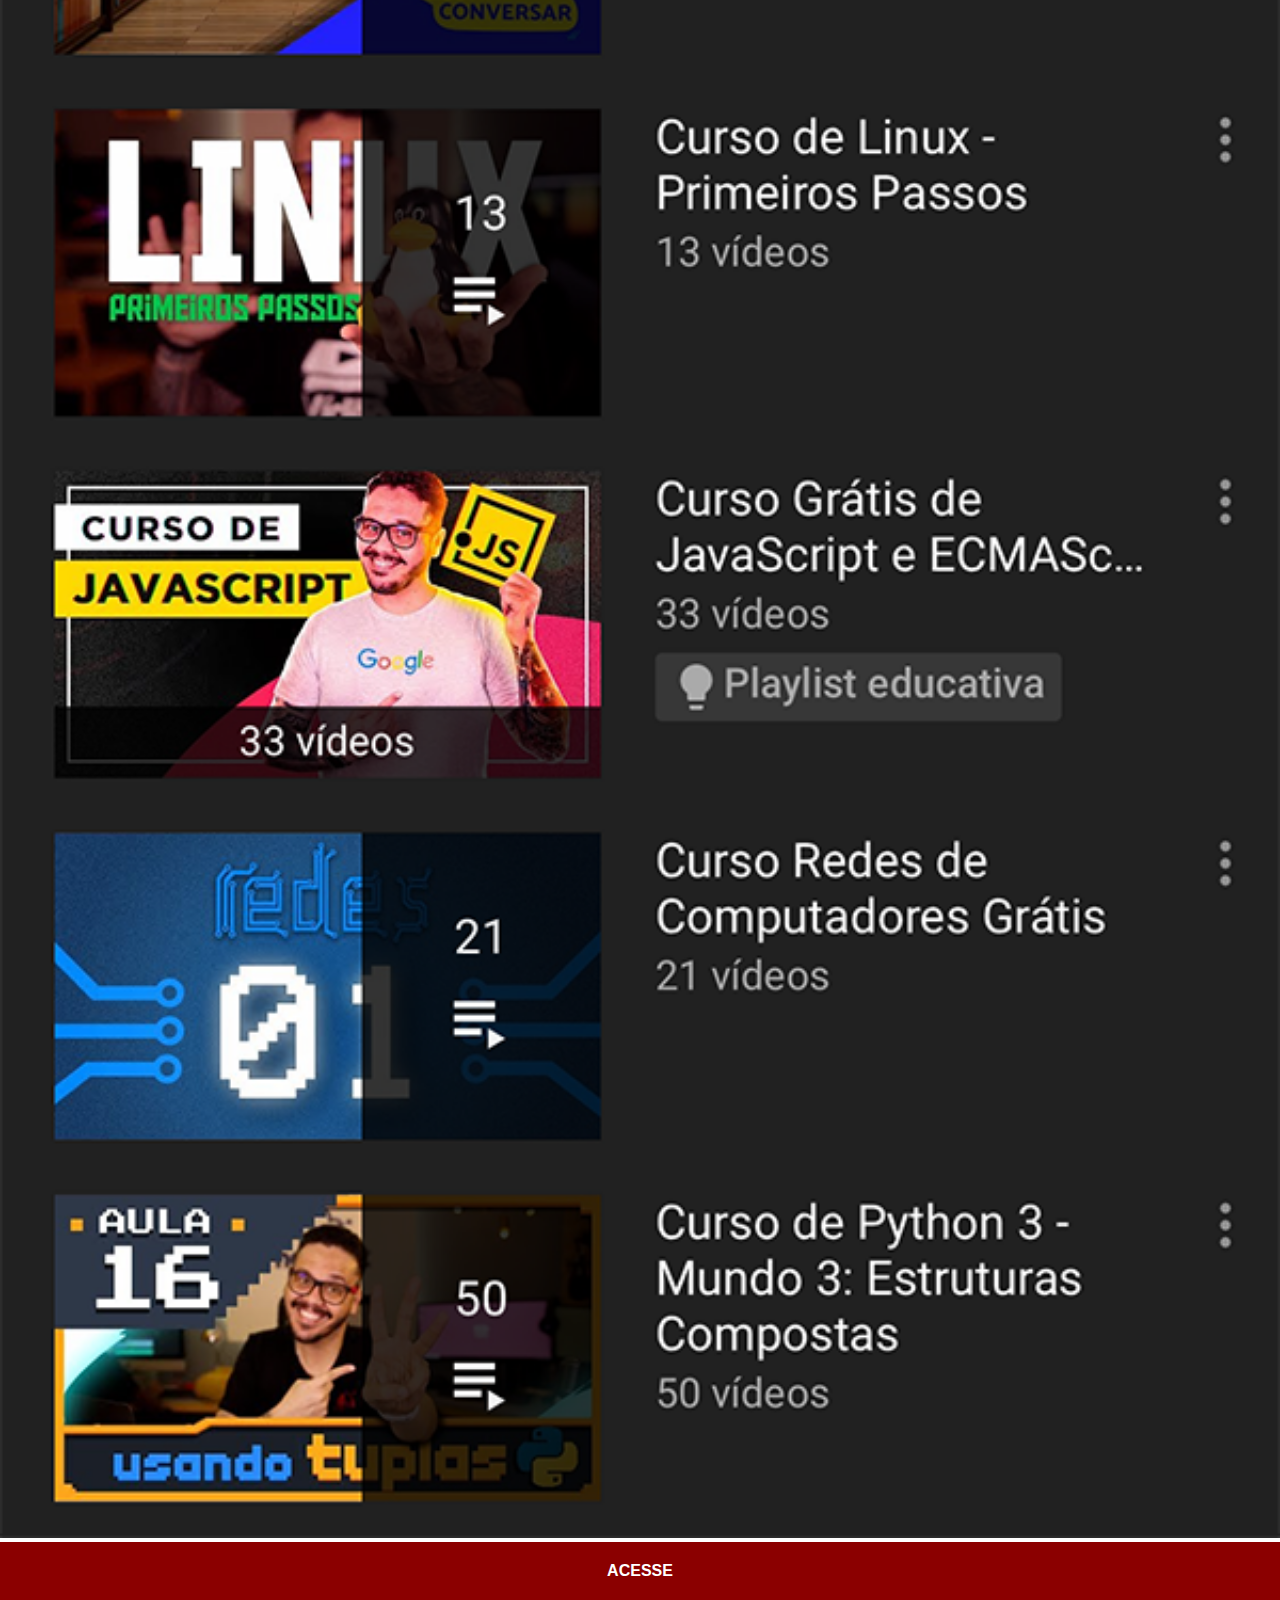
<file: youtube.html>
<!DOCTYPE html>
<html lang="pt-br">

<head>
    <meta charset="UTF-8">
    <meta http-equiv="X-UA-Compatible" content="IE=edge">
    <meta name="viewport" content="width=device-width, initial-scale=1.0">
    <link rel="stylesheet" href="estilos/social.css">
    <title>youtube</title>
</head>

<body>
    <img src="imagens/tela-youtube.png" alt="">
    <a href="#" target="_blank">ACESSE</a>
</body>

</html>
</file>
<file: estilos/estilo.css>
@charset "UTF-8";

* {
    margin: 0px;
    padding: 0px;
    font-family: Arial, Helvetica, sans-serif;
}

html,
body {
    height: 100vh;
    width: 100vw;
    background-color: black;
}

body {
    background: url(../imagens/fundo-madeira.jpg) no-repeat top center;
    background-size: cover;
    background-attachment: fixed;
}

main {
    position: relative;
    height: 100vh;

}

img {
    width: 50px;
    margin: 10px;
    border-radius: 50%;
    box-shadow: 2px 2px 5px rgba(0, 0, 0, 0.349);
    box-sizing: border-box;
}

section#redes-sociais {
    position: relative;
    top: 27%;
    text-align: right;
}

section#redes-sociais img:hover {

    transform: translate(-3px, -3px);
    box-shadow: 5px 5px 10px rgba(0, 0, 0, 0.349);

}

#tela{
    position: absolute;
    top: 80px;
    left: 22px;
    width: 269px;
    height: 471px;
}

section#telefone {
    position: absolute;
    top: 50%;
    left: 50%;
    transform: translate(-50%, -50%);
    background: url(../imagens/frame-iphone.png) no-repeat;

    width: 311px;
    height: 627px;
    border-radius: 10px;

}
</file>
<file: estilos/social.css>
* {
    margin: 0px;
    padding: 0px;
    font-family: Arial, Helvetica, sans-serif;
}

::-webkit-scrollbar {
    width: 0px;
    height: 0px;
}
img {
    width: 100vw;
}

a {
    display: block;
    background-color: darkred;
    color: white;
    padding: 20px;
    text-align: center;
    font-weight: bolder;
    text-decoration: none;
}
</file>
